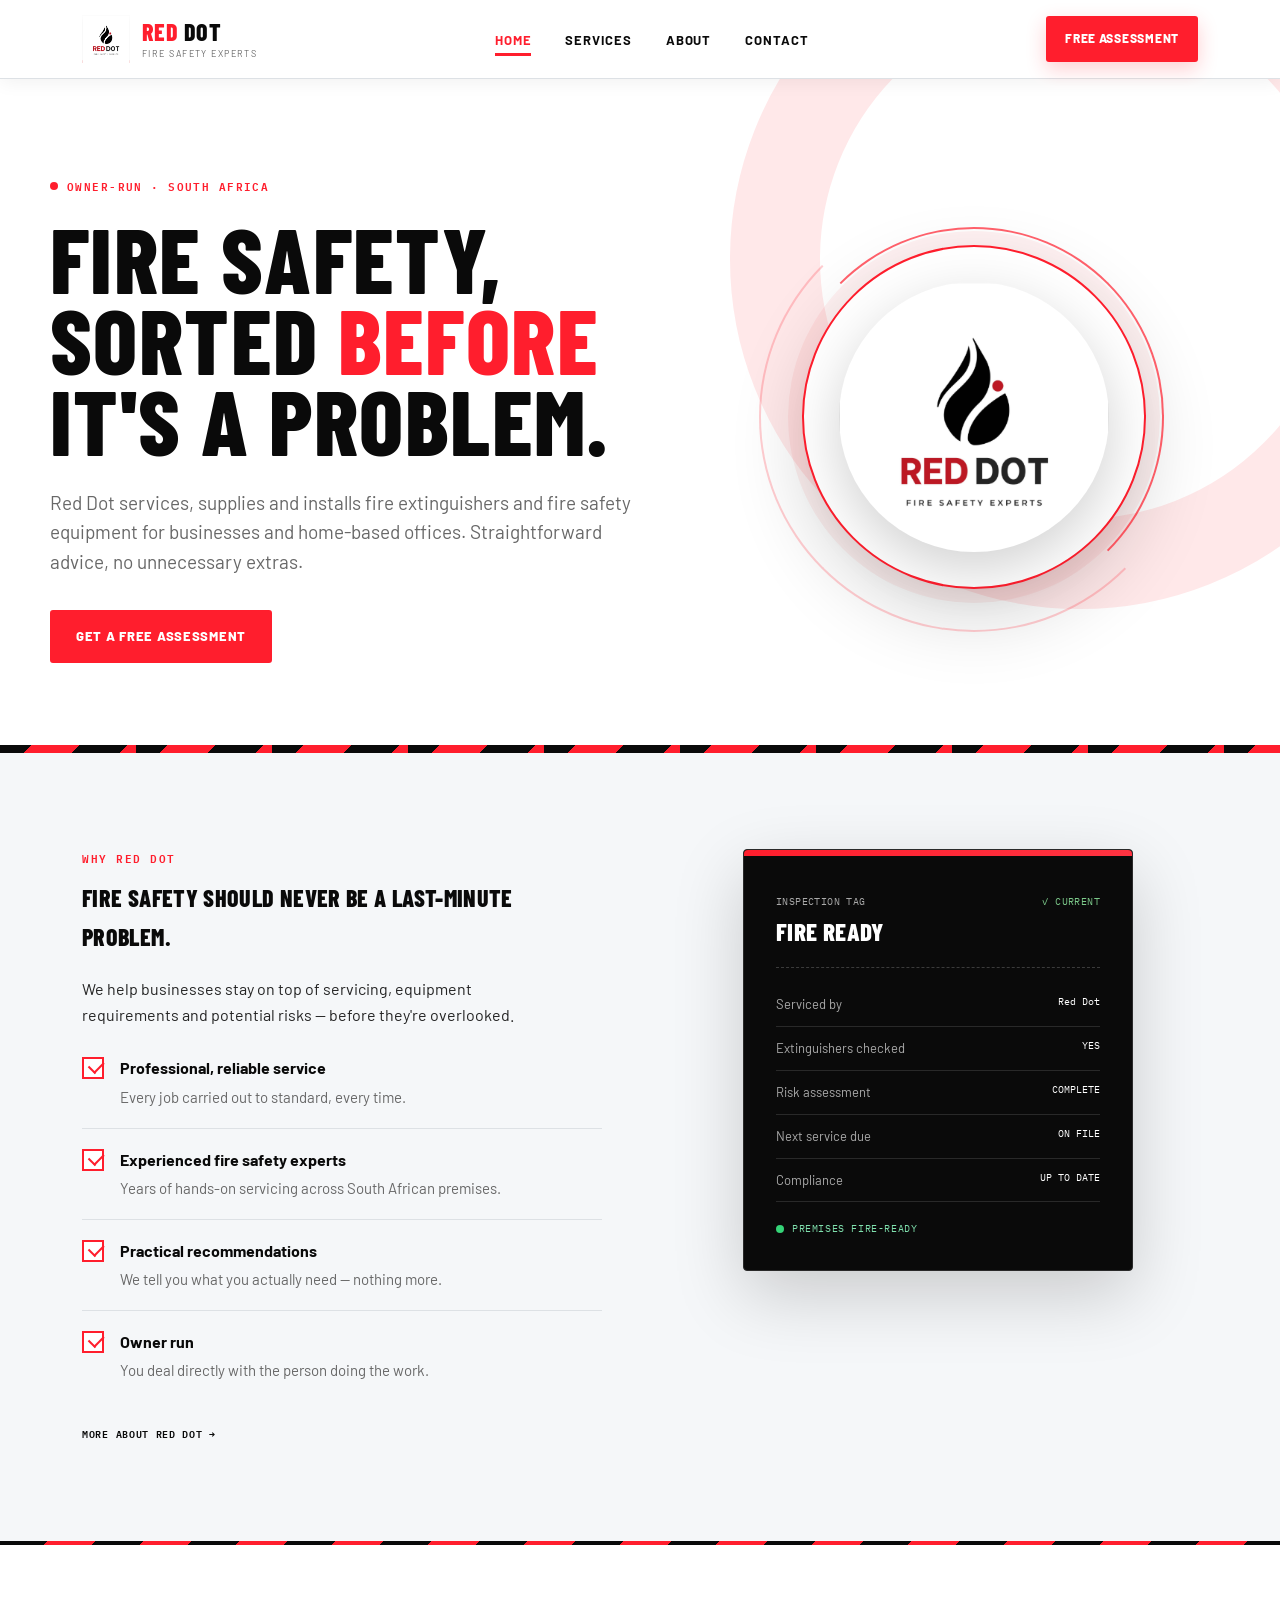
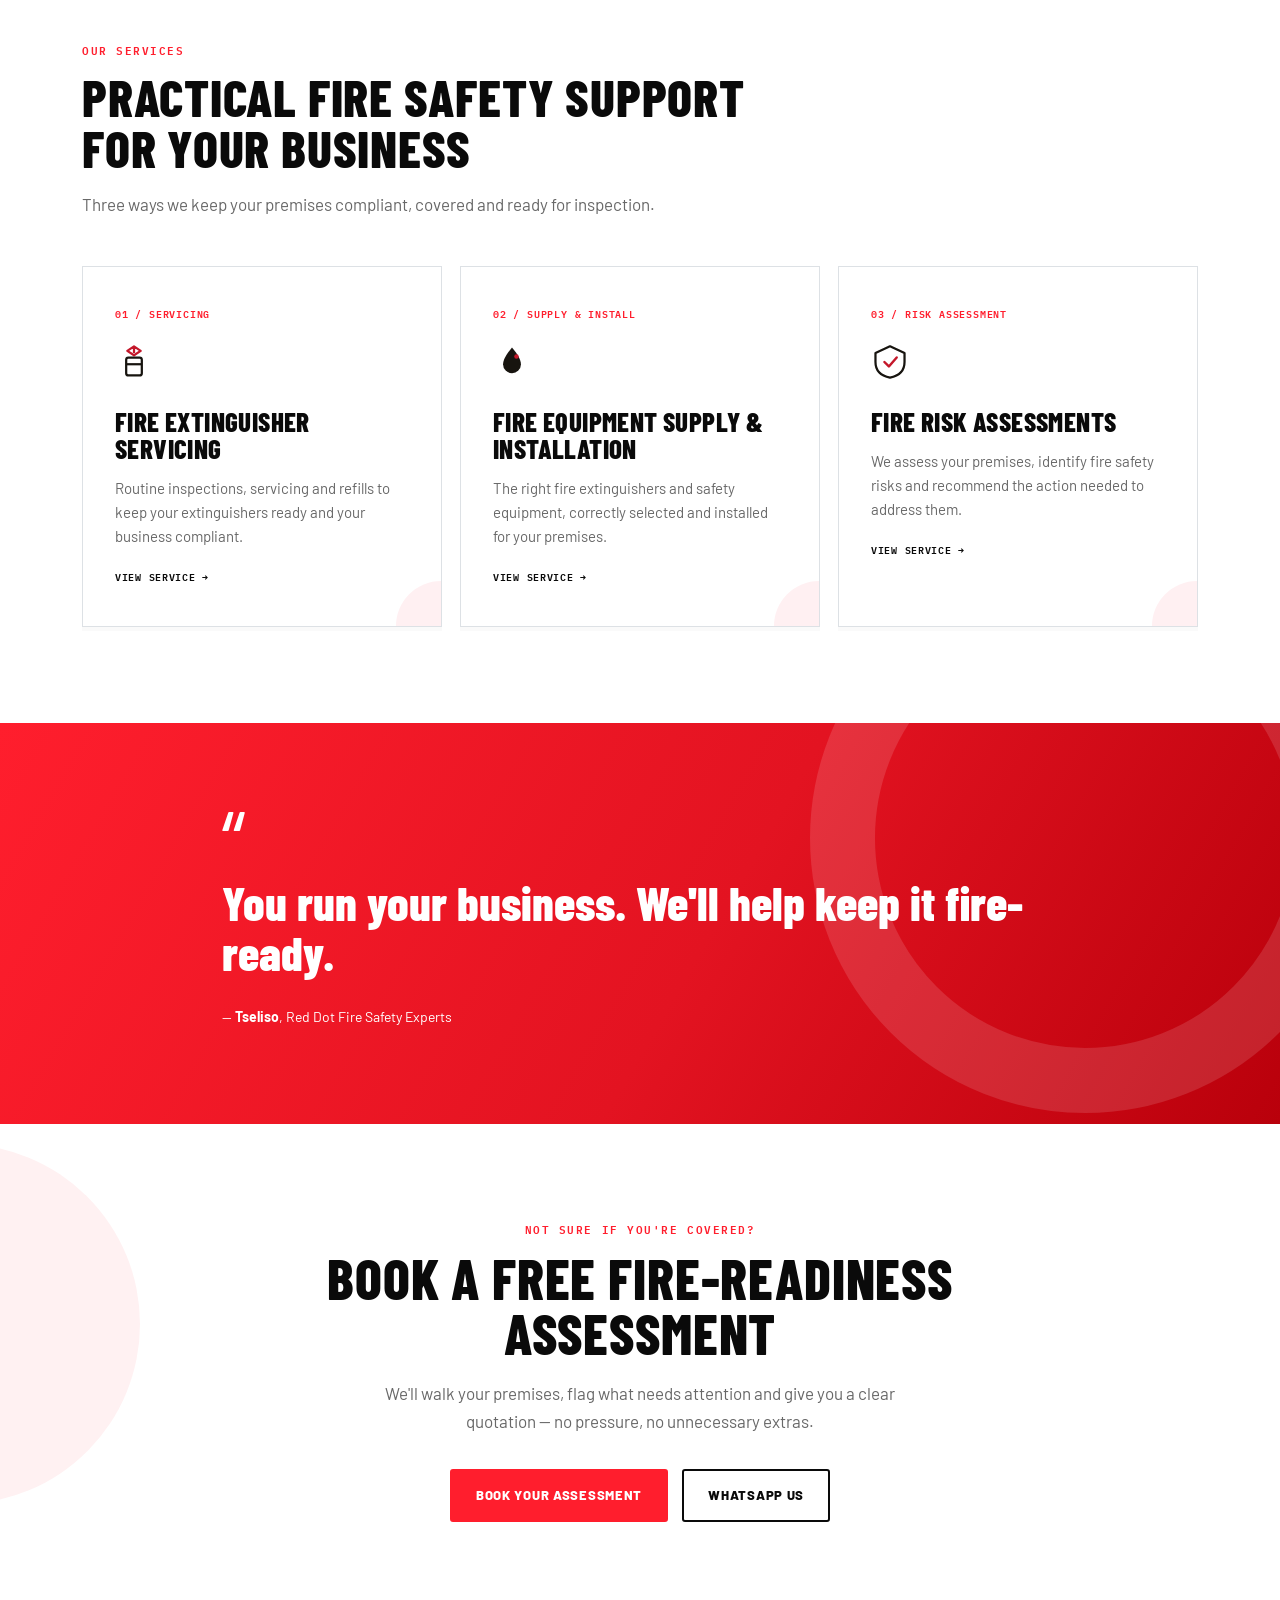
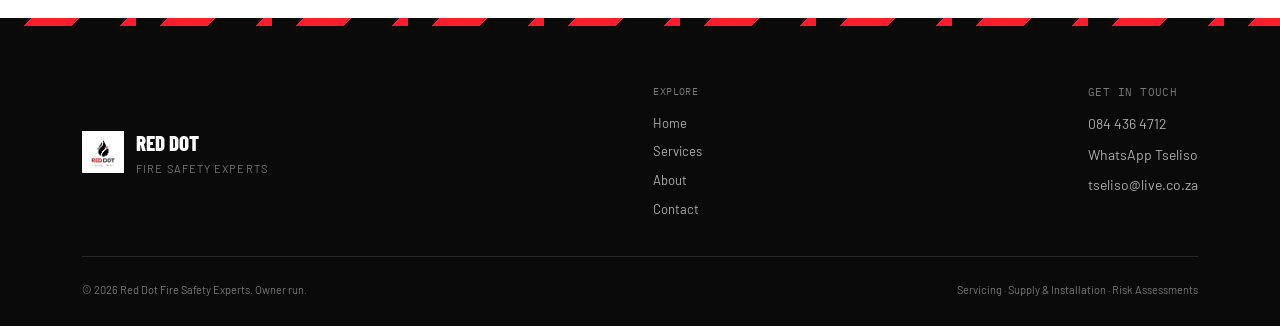
<file: index.html>
<!DOCTYPE html>
<html lang="en">
<head>
<meta charset="UTF-8">
<meta name="viewport" content="width=device-width, initial-scale=1.0">
<title>Red Dot Fire Safety Experts — Keeping businesses fire-ready</title>
<meta name="description" content="Red Dot services, supplies and installs fire extinguishers and fire safety equipment for businesses across South Africa. Owner-run, no unnecessary extras.">
<link rel="preconnect" href="https://fonts.googleapis.com">
<link rel="preconnect" href="https://fonts.gstatic.com" crossorigin>
<link href="https://fonts.googleapis.com/css2?family=Barlow+Condensed:wght@600;700;800&family=Barlow:wght@400;500;600&family=IBM+Plex+Mono:wght@500;600&display=swap" rel="stylesheet">
<link rel="stylesheet" href="assets/style.css?v=20260930-2">
</head>
<body>
<header>
  <div class="wrap nav-row">
    <a href="index.html" class="brand">
      <img src="assets/logo.png" alt="Red Dot Fire Safety Experts logo">
      <div class="brand-name">
        <span class="lockup"><span class="red">Red</span> <span class="ink">Dot</span></span>
        <span class="tag">Fire Safety Experts</span>
      </div>
    </a>
    <nav class="desktop-nav">
      <ul>
        <li><a href="index.html" class="active">Home</a></li>
        <li><a href="services/index.html">Services</a></li>
        <li><a href="about.html">About</a></li>
        <li><a href="contact.html">Contact</a></li>
      </ul>
    </nav>
    <a href="contact.html" class="nav-cta desktop-only">Free assessment</a>
    <button class="nav-toggle" id="navToggle" aria-label="Open menu">
      <span></span><span></span><span></span>
    </button>
  </div>
</header>

<div class="mobile-panel" id="mobilePanel">
  <div class="close-row"><button class="close-btn" id="navClose" aria-label="Close menu">&times;</button></div>
  <ul>
    <li><a href="index.html" class="active">Home</a></li>
    <li><a href="services/index.html">Services</a></li>
    <li><a href="about.html">About</a></li>
    <li><a href="contact.html">Contact</a></li>
  </ul>
  <a href="contact.html" class="btn btn-primary mp-cta">Free assessment</a>
</div>
<main>

<section class="hero" style="padding:0;">
  <div class="wrap hero-inner">
    <div>
      <span class="eyebrow"><span class="dot-mark"></span>Owner-run &middot; South Africa</span>
      <h1>Fire safety,<br>sorted <span class="accent">before</span><br>it's a problem.</h1>
      <p class="lead">Red Dot services, supplies and installs fire extinguishers and fire safety equipment for businesses and home-based offices. Straightforward advice, no unnecessary extras.</p>
      <div class="btn-row">
        <a href="contact.html" class="btn btn-primary">Get a free assessment</a>
        <a href="https://wa.me/27844364712" class="btn btn-ghost-dark" target="_blank" rel="noopener">WhatsApp Tseliso</a>
      </div>
    </div>
    <div class="flame-stage">
      <div class="logo-orbit orbit-one"></div>
      <div class="logo-orbit orbit-two"></div>
      <img class="hero-logo" src="assets/logo.png" alt="Red Dot Fire Safety Experts">
    </div>
  </div>
  <div class="hazard"></div>
</section>

<section class="why" id="why">
  <div class="wrap why-grid">
    <div class="reveal">
      <span class="kicker">Why Red Dot</span>
      <h2 class="section-head" style="margin-bottom:20px;">Fire safety should never be a last-minute problem.</h2>
      <p style="font-size:16px; color:var(--ash); max-width:440px; margin-bottom:8px;">We help businesses stay on top of servicing, equipment requirements and potential risks &mdash; before they're overlooked.</p>
      <ul class="checklist" style="margin-top:28px;">
        <li><div class="box"></div><div><strong>Professional, reliable service</strong><span>Every job carried out to standard, every time.</span></div></li>
        <li><div class="box"></div><div><strong>Experienced fire safety experts</strong><span>Years of hands-on servicing across South African premises.</span></div></li>
        <li><div class="box"></div><div><strong>Practical recommendations</strong><span>We tell you what you actually need &mdash; nothing more.</span></div></li>
        <li><div class="box"></div><div><strong>Owner run</strong><span>You deal directly with the person doing the work.</span></div></li>
      </ul>
      <a href="about.html" class="svc-more" style="margin-top:24px;">More about Red Dot &rarr;</a>
    </div>
    <div class="reveal" style="display:flex; justify-content:center;">
      <div class="tag-card">
        <div class="tag-head">
          <div><span class="mono">INSPECTION TAG</span><h3>Fire Ready</h3></div>
          <span class="mono" style="color:#7CC98A;">&#10003; CURRENT</span>
        </div>
        <div class="tag-rows">
          <div><span>Serviced by</span><span>Red Dot</span></div>
          <div><span>Extinguishers checked</span><span>YES</span></div>
          <div><span>Risk assessment</span><span>COMPLETE</span></div>
          <div><span>Next service due</span><span>ON FILE</span></div>
          <div><span>Compliance</span><span>UP TO DATE</span></div>
        </div>
        <div class="tag-status"><span class="pip"></span>PREMISES FIRE-READY</div>
      </div>
    </div>
  </div>
</section>

<div class="hazard thin"></div>

<section class="services" id="services">
  <div class="wrap">
    <div class="section-head reveal">
      <span class="kicker">Our services</span>
      <h2>Practical fire safety support for your business</h2>
      <p>Three ways we keep your premises compliant, covered and ready for inspection.</p>
    </div>
    <div class="svc-grid reveal">
      <a href="services/servicing.html" class="svc-card">
        <span class="svc-num">01 / SERVICING</span>
        <svg class="svc-icon" viewBox="0 0 34 34" fill="none"><path d="M17 3v6M17 3l6 4-6 4-6-4 6-4Z" stroke="#C4172A" stroke-width="2" stroke-linejoin="round"/><rect x="10" y="13" width="14" height="16" rx="2" stroke="#17140F" stroke-width="2"/><path d="M10 19h14" stroke="#17140F" stroke-width="2"/></svg>
        <h3>Fire extinguisher servicing</h3>
        <p>Routine inspections, servicing and refills to keep your extinguishers ready and your business compliant.</p>
        <span class="svc-more">View service &rarr;</span>
      </a>
      <a href="services/supply-install.html" class="svc-card">
        <span class="svc-num">02 / SUPPLY &amp; INSTALL</span>
        <svg class="svc-icon" viewBox="0 0 34 34" fill="none"><path d="M17 4C12 10 9 15 9 19a8 8 0 0 0 16 0c0-4-3-9-8-15Z" fill="#17140F"/><circle cx="21" cy="12" r="2" fill="#C4172A"/></svg>
        <h3>Fire equipment supply &amp; installation</h3>
        <p>The right fire extinguishers and safety equipment, correctly selected and installed for your premises.</p>
        <span class="svc-more">View service &rarr;</span>
      </a>
      <a href="services/risk-assessment.html" class="svc-card">
        <span class="svc-num">03 / RISK ASSESSMENT</span>
        <svg class="svc-icon" viewBox="0 0 34 34" fill="none"><path d="M17 3 30 9v8c0 8-5.5 12.5-13 14C9.5 29.5 4 25 4 17V9l13-6Z" stroke="#17140F" stroke-width="2" stroke-linejoin="round"/><path d="M12 17l4 4 7-8" stroke="#C4172A" stroke-width="2.2" stroke-linecap="round" stroke-linejoin="round"/></svg>
        <h3>Fire risk assessments</h3>
        <p>We assess your premises, identify fire safety risks and recommend the action needed to address them.</p>
        <span class="svc-more">View service &rarr;</span>
      </a>
    </div>
  </div>
</section>

<section class="quote-band reveal">
  <div class="wrap">
    <span class="quote-mark">&ldquo;</span>
    <blockquote>You run your business. We'll help keep it fire-ready.</blockquote>
    <p class="quote-cite">&mdash; <strong>Tseliso</strong>, Red Dot Fire Safety Experts</p>
  </div>
</section>

<section class="cta">
  <div class="wrap">
    <div class="cta-inner reveal">
      <span class="kicker">Not sure if you're covered?</span>
      <h2>Book a free fire-readiness assessment</h2>
      <p>We'll walk your premises, flag what needs attention and give you a clear quotation &mdash; no pressure, no unnecessary extras.</p>
      <div class="btn-row">
        <a href="contact.html" class="btn btn-primary">Book your assessment</a>
        <a href="https://wa.me/27844364712" class="btn btn-ghost-light" target="_blank" rel="noopener">WhatsApp us</a>
      </div>
    </div>
  </div>
</section>

</main>

<div class="hazard"></div>

<footer>
  <div class="wrap">
    <div class="foot-grid">
      <div class="foot-brand">
        <img src="assets/logo.png" alt="Red Dot logo">
        <div>
          <div class="foot-brand-name">Red Dot</div>
          <div style="font-size:11px; letter-spacing:0.1em; text-transform:uppercase; color:#777777;">Fire Safety Experts</div>
        </div>
      </div>
      <div class="foot-links">
        <span class="mono">Explore</span>
        <a href="index.html">Home</a>
        <a href="services/index.html">Services</a>
        <a href="about.html">About</a>
        <a href="contact.html">Contact</a>
      </div>
      <div class="foot-contact">
        <span class="mono" style="color:#777777; font-size:11px; text-transform:uppercase; margin-bottom:4px;">Get in touch</span>
        <a href="tel:+27844364712">084 436 4712</a>
        <a href="https://wa.me/27844364712" target="_blank" rel="noopener">WhatsApp Tseliso</a>
        <a href="mailto:tseliso@live.co.za">tseliso@live.co.za</a>
      </div>
    </div>
    <div class="foot-bottom">
      <span>&copy; 2026 Red Dot Fire Safety Experts. Owner run.</span>
      <span>Servicing &middot; Supply &amp; Installation &middot; Risk Assessments</span>
    </div>
  </div>
</footer>

<script src="assets/site.js?v=20260930-2"></script>
</body>
</html>
</file>
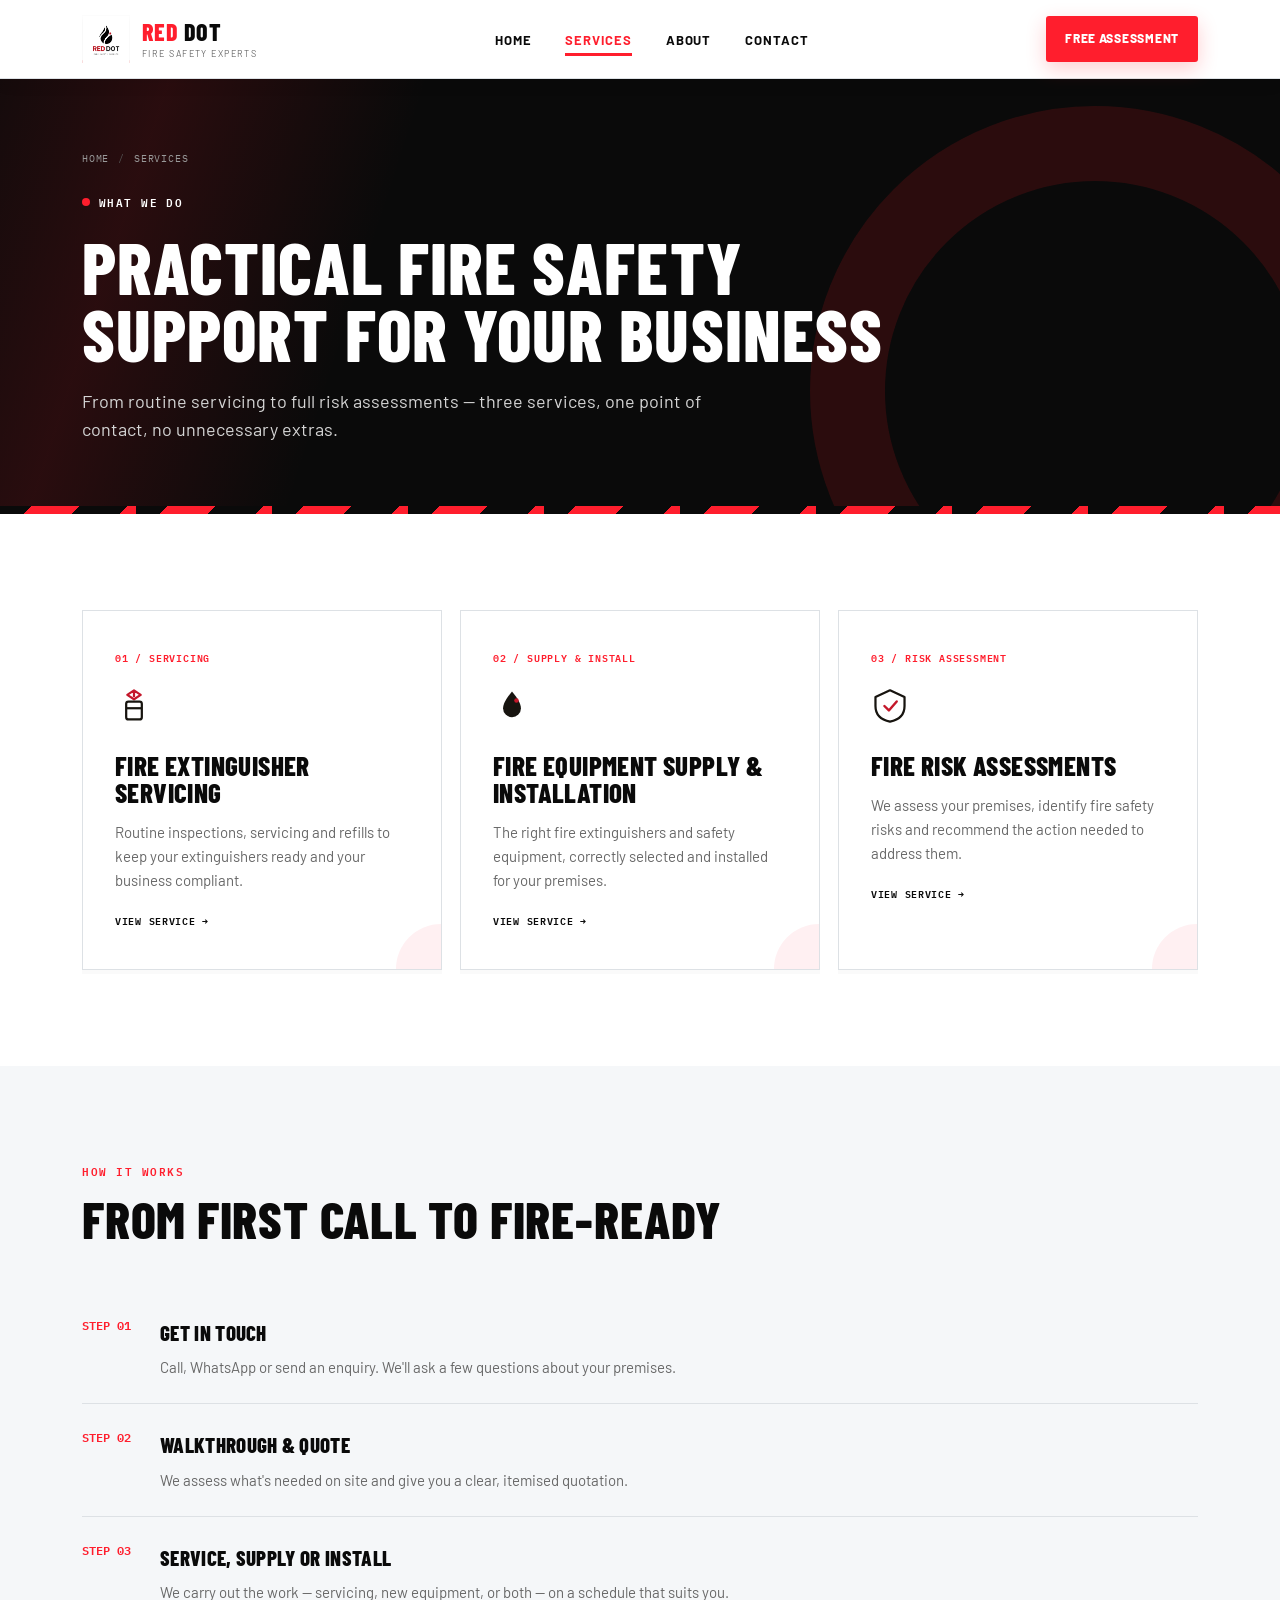
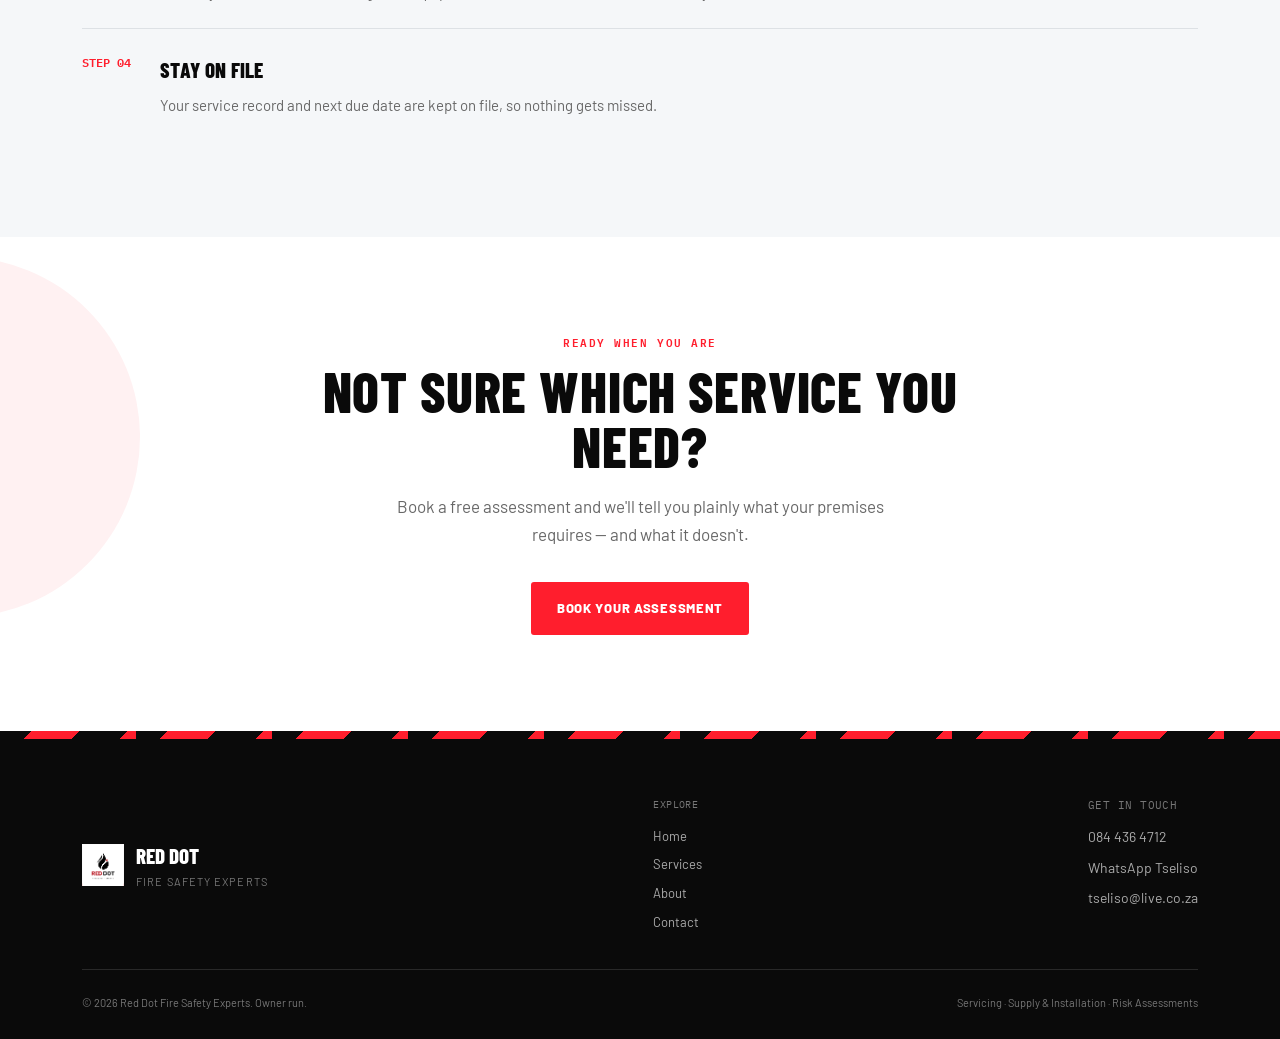
<file: services/index.html>
<!DOCTYPE html>
<html lang="en">
<head>
<meta charset="UTF-8">
<meta name="viewport" content="width=device-width, initial-scale=1.0">
<title>Services — Red Dot Fire Safety Experts</title>
<meta name="description" content="Fire extinguisher servicing, equipment supply and installation, and fire risk assessments for businesses across South Africa.">
<link rel="preconnect" href="https://fonts.googleapis.com">
<link rel="preconnect" href="https://fonts.gstatic.com" crossorigin>
<link href="https://fonts.googleapis.com/css2?family=Barlow+Condensed:wght@600;700;800&family=Barlow:wght@400;500;600&family=IBM+Plex+Mono:wght@500;600&display=swap" rel="stylesheet">
<link rel="stylesheet" href="../assets/style.css?v=20260930-2">
</head>
<body>
<header>
  <div class="wrap nav-row">
    <a href="../index.html" class="brand">
      <img src="../assets/logo.png" alt="Red Dot Fire Safety Experts logo">
      <div class="brand-name">
        <span class="lockup"><span class="red">Red</span> <span class="ink">Dot</span></span>
        <span class="tag">Fire Safety Experts</span>
      </div>
    </a>
    <nav class="desktop-nav">
      <ul>
        <li><a href="../index.html">Home</a></li>
        <li><a href="../services/index.html" class="active">Services</a></li>
        <li><a href="../about.html">About</a></li>
        <li><a href="../contact.html">Contact</a></li>
      </ul>
    </nav>
    <a href="../contact.html" class="nav-cta desktop-only">Free assessment</a>
    <button class="nav-toggle" id="navToggle" aria-label="Open menu">
      <span></span><span></span><span></span>
    </button>
  </div>
</header>

<div class="mobile-panel" id="mobilePanel">
  <div class="close-row"><button class="close-btn" id="navClose" aria-label="Close menu">&times;</button></div>
  <ul>
    <li><a href="../index.html">Home</a></li>
    <li><a href="../services/index.html" class="active">Services</a></li>
    <li><a href="../about.html">About</a></li>
    <li><a href="../contact.html">Contact</a></li>
  </ul>
  <a href="../contact.html" class="btn btn-primary mp-cta">Free assessment</a>
</div>
<main>

<section class="page-banner">
  <div class="wrap">
    <div class="crumb"><a href="../index.html">Home</a><span class="sep">/</span>Services</div>
    <span class="eyebrow"><span class="dot-mark"></span>What we do</span>
    <h1>Practical fire safety support for your business</h1>
    <p>From routine servicing to full risk assessments &mdash; three services, one point of contact, no unnecessary extras.</p>
  </div>
</section>

<div class="hazard"></div>

<section>
  <div class="wrap">
    <div class="svc-grid reveal">
      <a href="servicing.html" class="svc-card">
        <span class="svc-num">01 / SERVICING</span>
        <svg class="svc-icon" viewBox="0 0 34 34" fill="none"><path d="M17 3v6M17 3l6 4-6 4-6-4 6-4Z" stroke="#C4172A" stroke-width="2" stroke-linejoin="round"/><rect x="10" y="13" width="14" height="16" rx="2" stroke="#17140F" stroke-width="2"/><path d="M10 19h14" stroke="#17140F" stroke-width="2"/></svg>
        <h3>Fire extinguisher servicing</h3>
        <p>Routine inspections, servicing and refills to keep your extinguishers ready and your business compliant.</p>
        <span class="svc-more">View service &rarr;</span>
      </a>
      <a href="supply-install.html" class="svc-card">
        <span class="svc-num">02 / SUPPLY &amp; INSTALL</span>
        <svg class="svc-icon" viewBox="0 0 34 34" fill="none"><path d="M17 4C12 10 9 15 9 19a8 8 0 0 0 16 0c0-4-3-9-8-15Z" fill="#17140F"/><circle cx="21" cy="12" r="2" fill="#C4172A"/></svg>
        <h3>Fire equipment supply &amp; installation</h3>
        <p>The right fire extinguishers and safety equipment, correctly selected and installed for your premises.</p>
        <span class="svc-more">View service &rarr;</span>
      </a>
      <a href="risk-assessment.html" class="svc-card">
        <span class="svc-num">03 / RISK ASSESSMENT</span>
        <svg class="svc-icon" viewBox="0 0 34 34" fill="none"><path d="M17 3 30 9v8c0 8-5.5 12.5-13 14C9.5 29.5 4 25 4 17V9l13-6Z" stroke="#17140F" stroke-width="2" stroke-linejoin="round"/><path d="M12 17l4 4 7-8" stroke="#C4172A" stroke-width="2.2" stroke-linecap="round" stroke-linejoin="round"/></svg>
        <h3>Fire risk assessments</h3>
        <p>We assess your premises, identify fire safety risks and recommend the action needed to address them.</p>
        <span class="svc-more">View service &rarr;</span>
      </a>
    </div>
  </div>
</section>

<section class="why">
  <div class="wrap">
    <div class="section-head reveal">
      <span class="kicker">How it works</span>
      <h2>From first call to fire-ready</h2>
    </div>
    <ul class="process reveal">
      <li><span class="step-num">STEP 01</span><div><h3>Get in touch</h3><p>Call, WhatsApp or send an enquiry. We'll ask a few questions about your premises.</p></div></li>
      <li><span class="step-num">STEP 02</span><div><h3>Walkthrough &amp; quote</h3><p>We assess what's needed on site and give you a clear, itemised quotation.</p></div></li>
      <li><span class="step-num">STEP 03</span><div><h3>Service, supply or install</h3><p>We carry out the work &mdash; servicing, new equipment, or both &mdash; on a schedule that suits you.</p></div></li>
      <li><span class="step-num">STEP 04</span><div><h3>Stay on file</h3><p>Your service record and next due date are kept on file, so nothing gets missed.</p></div></li>
    </ul>
  </div>
</section>

<section class="cta">
  <div class="wrap">
    <div class="cta-inner reveal">
      <span class="kicker">Ready when you are</span>
      <h2>Not sure which service you need?</h2>
      <p>Book a free assessment and we'll tell you plainly what your premises requires &mdash; and what it doesn't.</p>
      <div class="btn-row">
        <a href="../contact.html" class="btn btn-primary">Book your assessment</a>
      </div>
    </div>
  </div>
</section>

</main>

<div class="hazard"></div>

<footer>
  <div class="wrap">
    <div class="foot-grid">
      <div class="foot-brand">
        <img src="../assets/logo.png" alt="Red Dot logo">
        <div>
          <div class="foot-brand-name">Red Dot</div>
          <div style="font-size:11px; letter-spacing:0.1em; text-transform:uppercase; color:#777777;">Fire Safety Experts</div>
        </div>
      </div>
      <div class="foot-links">
        <span class="mono">Explore</span>
        <a href="../index.html">Home</a>
        <a href="../services/index.html">Services</a>
        <a href="../about.html">About</a>
        <a href="../contact.html">Contact</a>
      </div>
      <div class="foot-contact">
        <span class="mono" style="color:#777777; font-size:11px; text-transform:uppercase; margin-bottom:4px;">Get in touch</span>
        <a href="tel:+27844364712">084 436 4712</a>
        <a href="https://wa.me/27844364712" target="_blank" rel="noopener">WhatsApp Tseliso</a>
        <a href="mailto:tseliso@live.co.za">tseliso@live.co.za</a>
      </div>
    </div>
    <div class="foot-bottom">
      <span>&copy; 2026 Red Dot Fire Safety Experts. Owner run.</span>
      <span>Servicing &middot; Supply &amp; Installation &middot; Risk Assessments</span>
    </div>
  </div>
</footer>

<script src="../assets/site.js?v=20260930-2"></script>
</body>
</html>
</file>
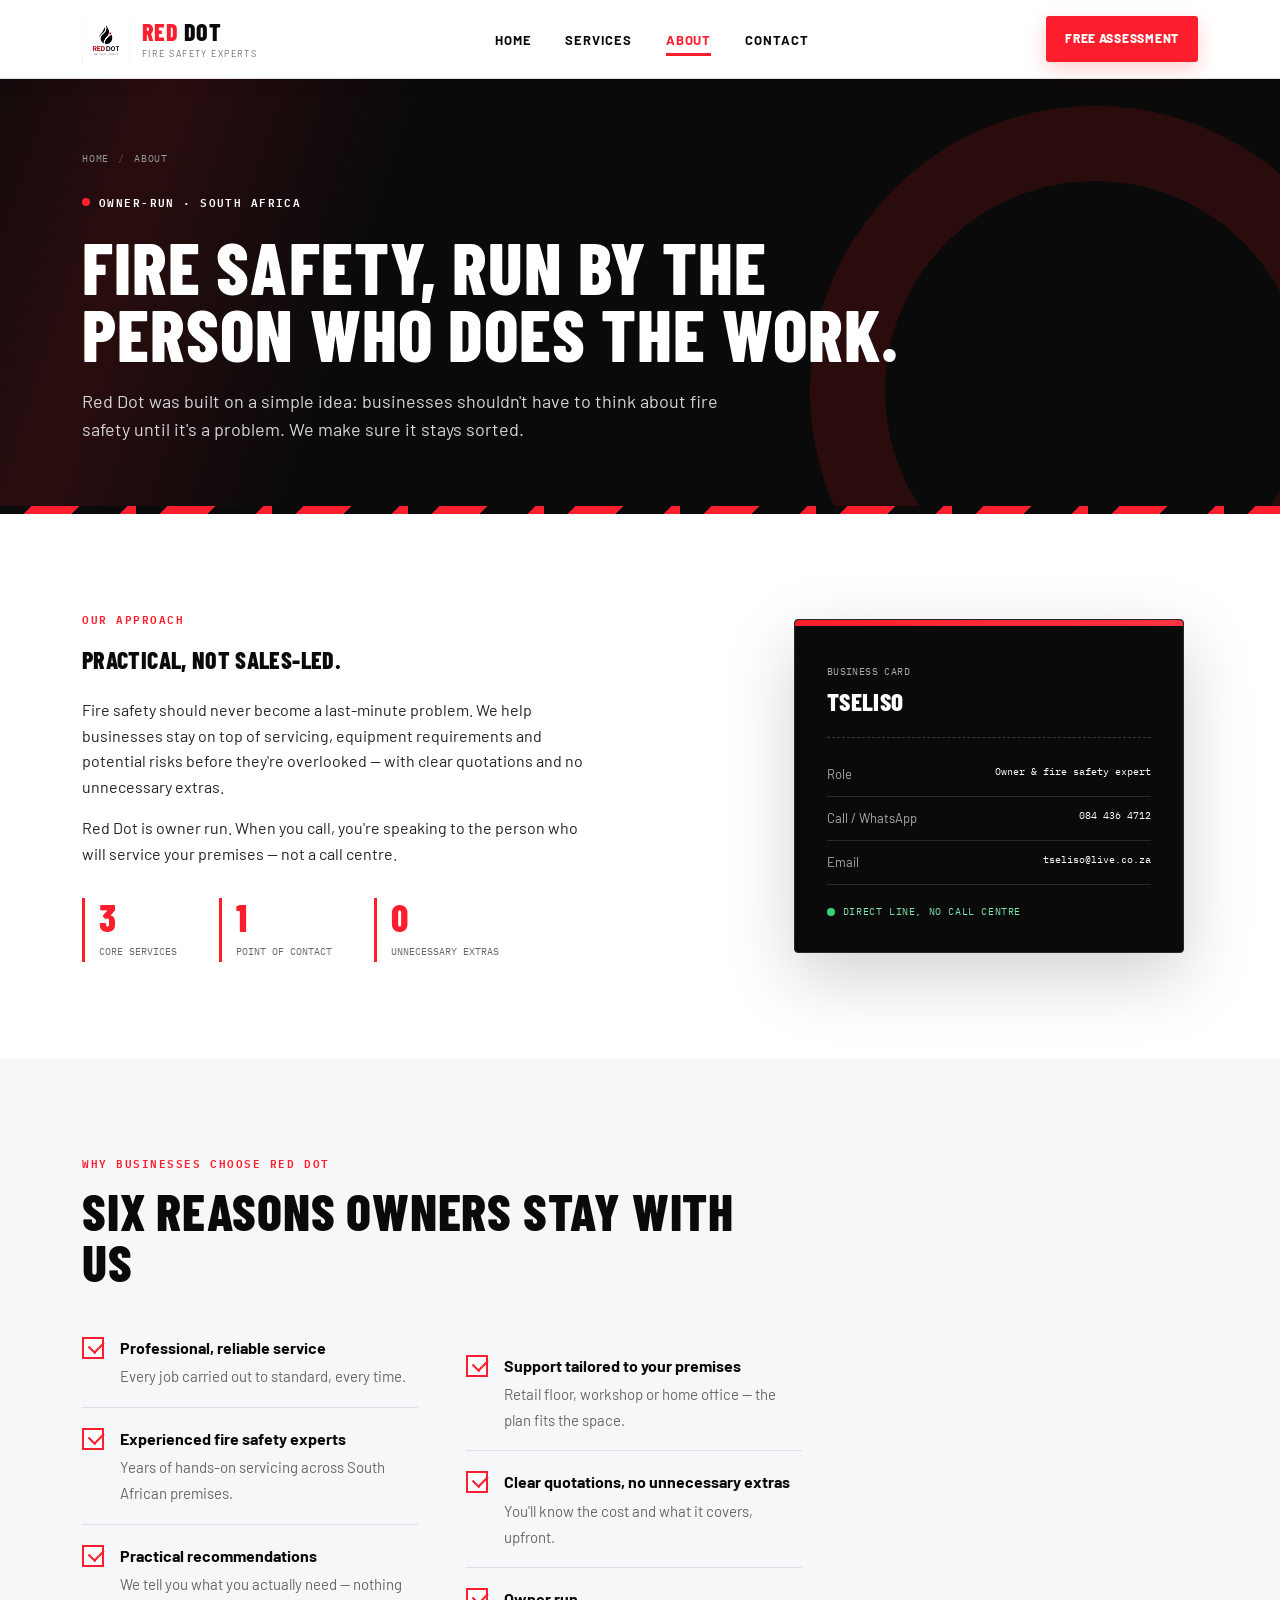
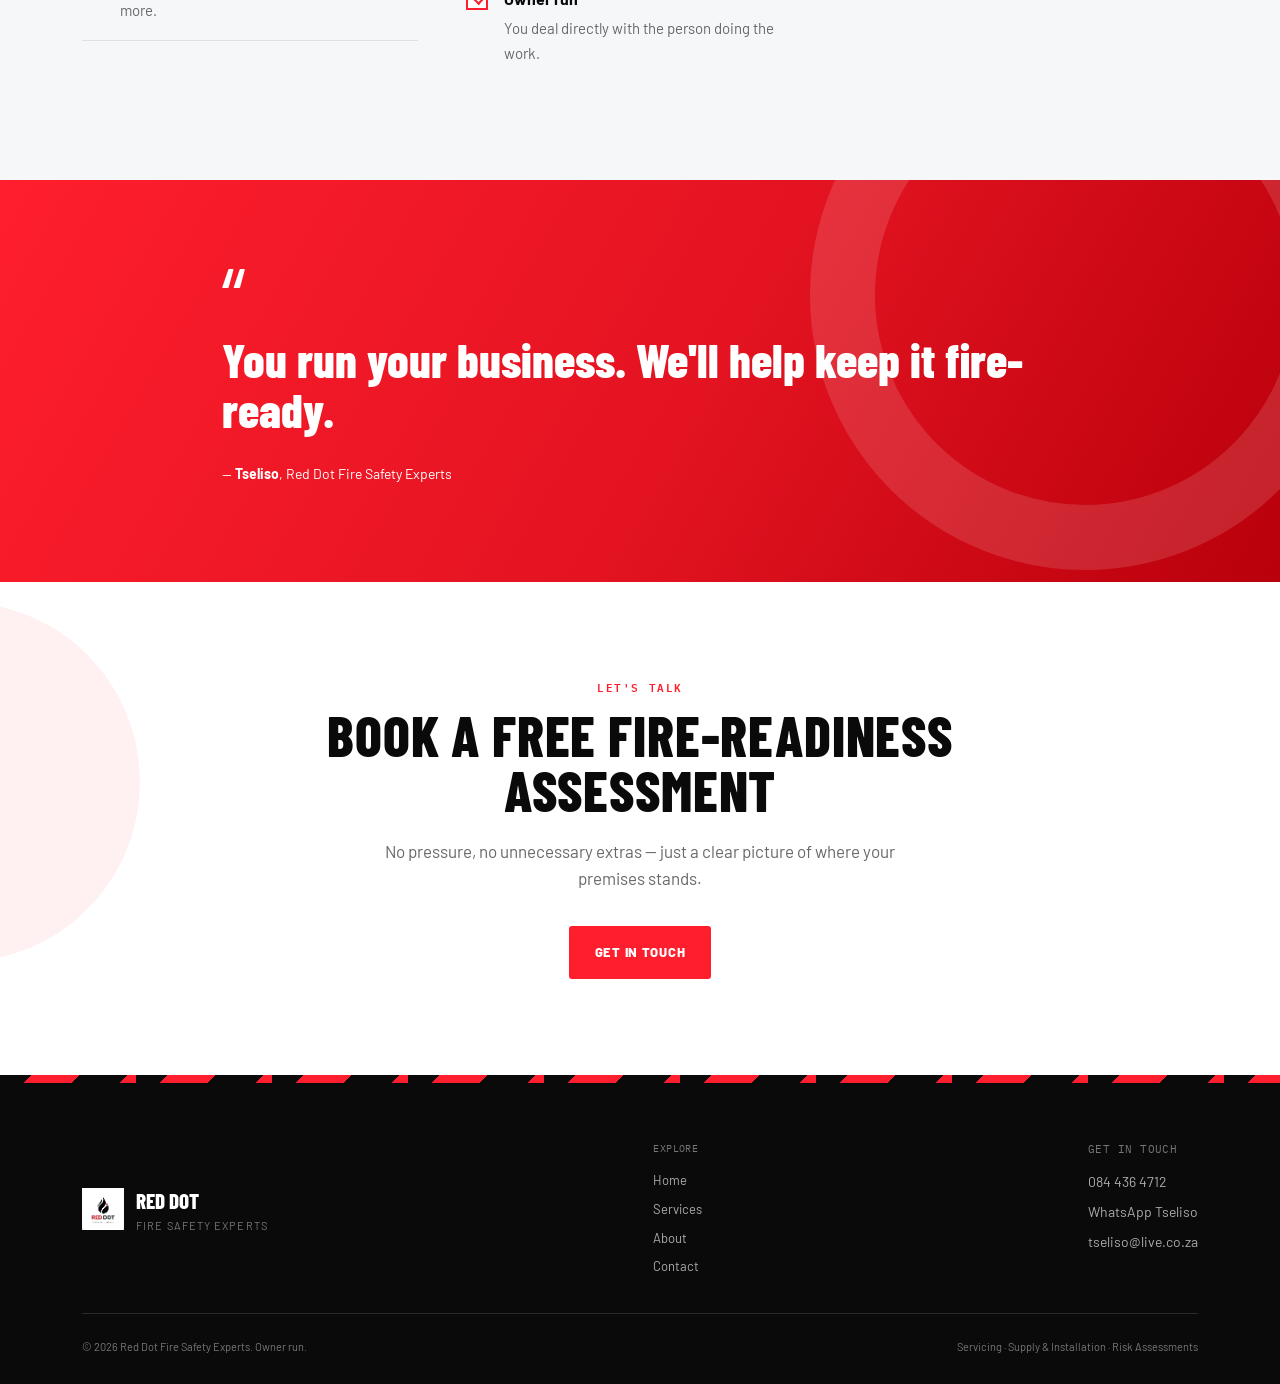
<file: about.html>
<!DOCTYPE html>
<html lang="en">
<head>
<meta charset="UTF-8">
<meta name="viewport" content="width=device-width, initial-scale=1.0">
<title>About — Red Dot Fire Safety Experts</title>
<meta name="description" content="Red Dot is an owner-run fire safety business keeping South African premises compliant, covered and fire-ready.">
<link rel="preconnect" href="https://fonts.googleapis.com">
<link rel="preconnect" href="https://fonts.gstatic.com" crossorigin>
<link href="https://fonts.googleapis.com/css2?family=Barlow+Condensed:wght@600;700;800&family=Barlow:wght@400;500;600&family=IBM+Plex+Mono:wght@500;600&display=swap" rel="stylesheet">
<link rel="stylesheet" href="assets/style.css?v=20260930-2">
</head>
<body>
<header>
  <div class="wrap nav-row">
    <a href="index.html" class="brand">
      <img src="assets/logo.png" alt="Red Dot Fire Safety Experts logo">
      <div class="brand-name">
        <span class="lockup"><span class="red">Red</span> <span class="ink">Dot</span></span>
        <span class="tag">Fire Safety Experts</span>
      </div>
    </a>
    <nav class="desktop-nav">
      <ul>
        <li><a href="index.html">Home</a></li>
        <li><a href="services/index.html">Services</a></li>
        <li><a href="about.html" class="active">About</a></li>
        <li><a href="contact.html">Contact</a></li>
      </ul>
    </nav>
    <a href="contact.html" class="nav-cta desktop-only">Free assessment</a>
    <button class="nav-toggle" id="navToggle" aria-label="Open menu">
      <span></span><span></span><span></span>
    </button>
  </div>
</header>

<div class="mobile-panel" id="mobilePanel">
  <div class="close-row"><button class="close-btn" id="navClose" aria-label="Close menu">&times;</button></div>
  <ul>
    <li><a href="index.html">Home</a></li>
    <li><a href="services/index.html">Services</a></li>
    <li><a href="about.html" class="active">About</a></li>
    <li><a href="contact.html">Contact</a></li>
  </ul>
  <a href="contact.html" class="btn btn-primary mp-cta">Free assessment</a>
</div>
<main>

<section class="page-banner">
  <div class="wrap">
    <div class="crumb"><a href="index.html">Home</a><span class="sep">/</span>About</div>
    <span class="eyebrow"><span class="dot-mark"></span>Owner-run &middot; South Africa</span>
    <h1>Fire safety, run by the person who does the work.</h1>
    <p>Red Dot was built on a simple idea: businesses shouldn't have to think about fire safety until it's a problem. We make sure it stays sorted.</p>
  </div>
</section>

<div class="hazard"></div>

<section>
  <div class="wrap about-hero-grid">
    <div class="reveal">
      <span class="kicker">Our approach</span>
      <h2 class="section-head" style="margin-bottom:18px;">Practical, not sales-led.</h2>
      <p style="font-size:16px; max-width:520px; margin-bottom:16px;">Fire safety should never become a last-minute problem. We help businesses stay on top of servicing, equipment requirements and potential risks before they're overlooked &mdash; with clear quotations and no unnecessary extras.</p>
      <p style="font-size:16px; max-width:520px;">Red Dot is owner run. When you call, you're speaking to the person who will service your premises &mdash; not a call centre.</p>
      <div class="stat-row">
        <div class="stat"><span class="num">3</span><span class="lbl">Core services</span></div>
        <div class="stat"><span class="num">1</span><span class="lbl">Point of contact</span></div>
        <div class="stat"><span class="num">0</span><span class="lbl">Unnecessary extras</span></div>
      </div>
    </div>
    <div class="reveal" style="display:flex; justify-content:center;">
      <div class="tag-card">
        <div class="tag-head">
          <div><span class="mono">BUSINESS CARD</span><h3>Tseliso</h3></div>
        </div>
        <div class="tag-rows">
          <div><span>Role</span><span>Owner &amp; fire safety expert</span></div>
          <div><span>Call / WhatsApp</span><span>084 436 4712</span></div>
          <div><span>Email</span><span>tseliso@live.co.za</span></div>
        </div>
        <div class="tag-status"><span class="pip"></span>DIRECT LINE, NO CALL CENTRE</div>
      </div>
    </div>
  </div>
</section>

<section class="why">
  <div class="wrap">
    <div class="section-head reveal">
      <span class="kicker">Why businesses choose Red Dot</span>
      <h2>Six reasons owners stay with us</h2>
    </div>
    <ul class="checklist reveal" style="max-width:720px; columns:2; column-gap:48px;">
      <li style="break-inside:avoid;"><div class="box"></div><div><strong>Professional, reliable service</strong><span>Every job carried out to standard, every time.</span></div></li>
      <li style="break-inside:avoid;"><div class="box"></div><div><strong>Experienced fire safety experts</strong><span>Years of hands-on servicing across South African premises.</span></div></li>
      <li style="break-inside:avoid;"><div class="box"></div><div><strong>Practical recommendations</strong><span>We tell you what you actually need &mdash; nothing more.</span></div></li>
      <li style="break-inside:avoid;"><div class="box"></div><div><strong>Support tailored to your premises</strong><span>Retail floor, workshop or home office &mdash; the plan fits the space.</span></div></li>
      <li style="break-inside:avoid;"><div class="box"></div><div><strong>Clear quotations, no unnecessary extras</strong><span>You'll know the cost and what it covers, upfront.</span></div></li>
      <li style="break-inside:avoid; border-bottom:none;"><div class="box"></div><div><strong>Owner run</strong><span>You deal directly with the person doing the work.</span></div></li>
    </ul>
  </div>
</section>

<section class="quote-band reveal">
  <div class="wrap">
    <span class="quote-mark">&ldquo;</span>
    <blockquote>You run your business. We'll help keep it fire-ready.</blockquote>
    <p class="quote-cite">&mdash; <strong>Tseliso</strong>, Red Dot Fire Safety Experts</p>
  </div>
</section>

<section class="cta">
  <div class="wrap">
    <div class="cta-inner reveal">
      <span class="kicker">Let's talk</span>
      <h2>Book a free fire-readiness assessment</h2>
      <p>No pressure, no unnecessary extras &mdash; just a clear picture of where your premises stands.</p>
      <div class="btn-row">
        <a href="contact.html" class="btn btn-primary">Get in touch</a>
      </div>
    </div>
  </div>
</section>

</main>

<div class="hazard"></div>

<footer>
  <div class="wrap">
    <div class="foot-grid">
      <div class="foot-brand">
        <img src="assets/logo.png" alt="Red Dot logo">
        <div>
          <div class="foot-brand-name">Red Dot</div>
          <div style="font-size:11px; letter-spacing:0.1em; text-transform:uppercase; color:#777777;">Fire Safety Experts</div>
        </div>
      </div>
      <div class="foot-links">
        <span class="mono">Explore</span>
        <a href="index.html">Home</a>
        <a href="services/index.html">Services</a>
        <a href="about.html">About</a>
        <a href="contact.html">Contact</a>
      </div>
      <div class="foot-contact">
        <span class="mono" style="color:#777777; font-size:11px; text-transform:uppercase; margin-bottom:4px;">Get in touch</span>
        <a href="tel:+27844364712">084 436 4712</a>
        <a href="https://wa.me/27844364712" target="_blank" rel="noopener">WhatsApp Tseliso</a>
        <a href="mailto:tseliso@live.co.za">tseliso@live.co.za</a>
      </div>
    </div>
    <div class="foot-bottom">
      <span>&copy; 2026 Red Dot Fire Safety Experts. Owner run.</span>
      <span>Servicing &middot; Supply &amp; Installation &middot; Risk Assessments</span>
    </div>
  </div>
</footer>

<script src="assets/site.js?v=20260930-2"></script>
</body>
</html>
</file>
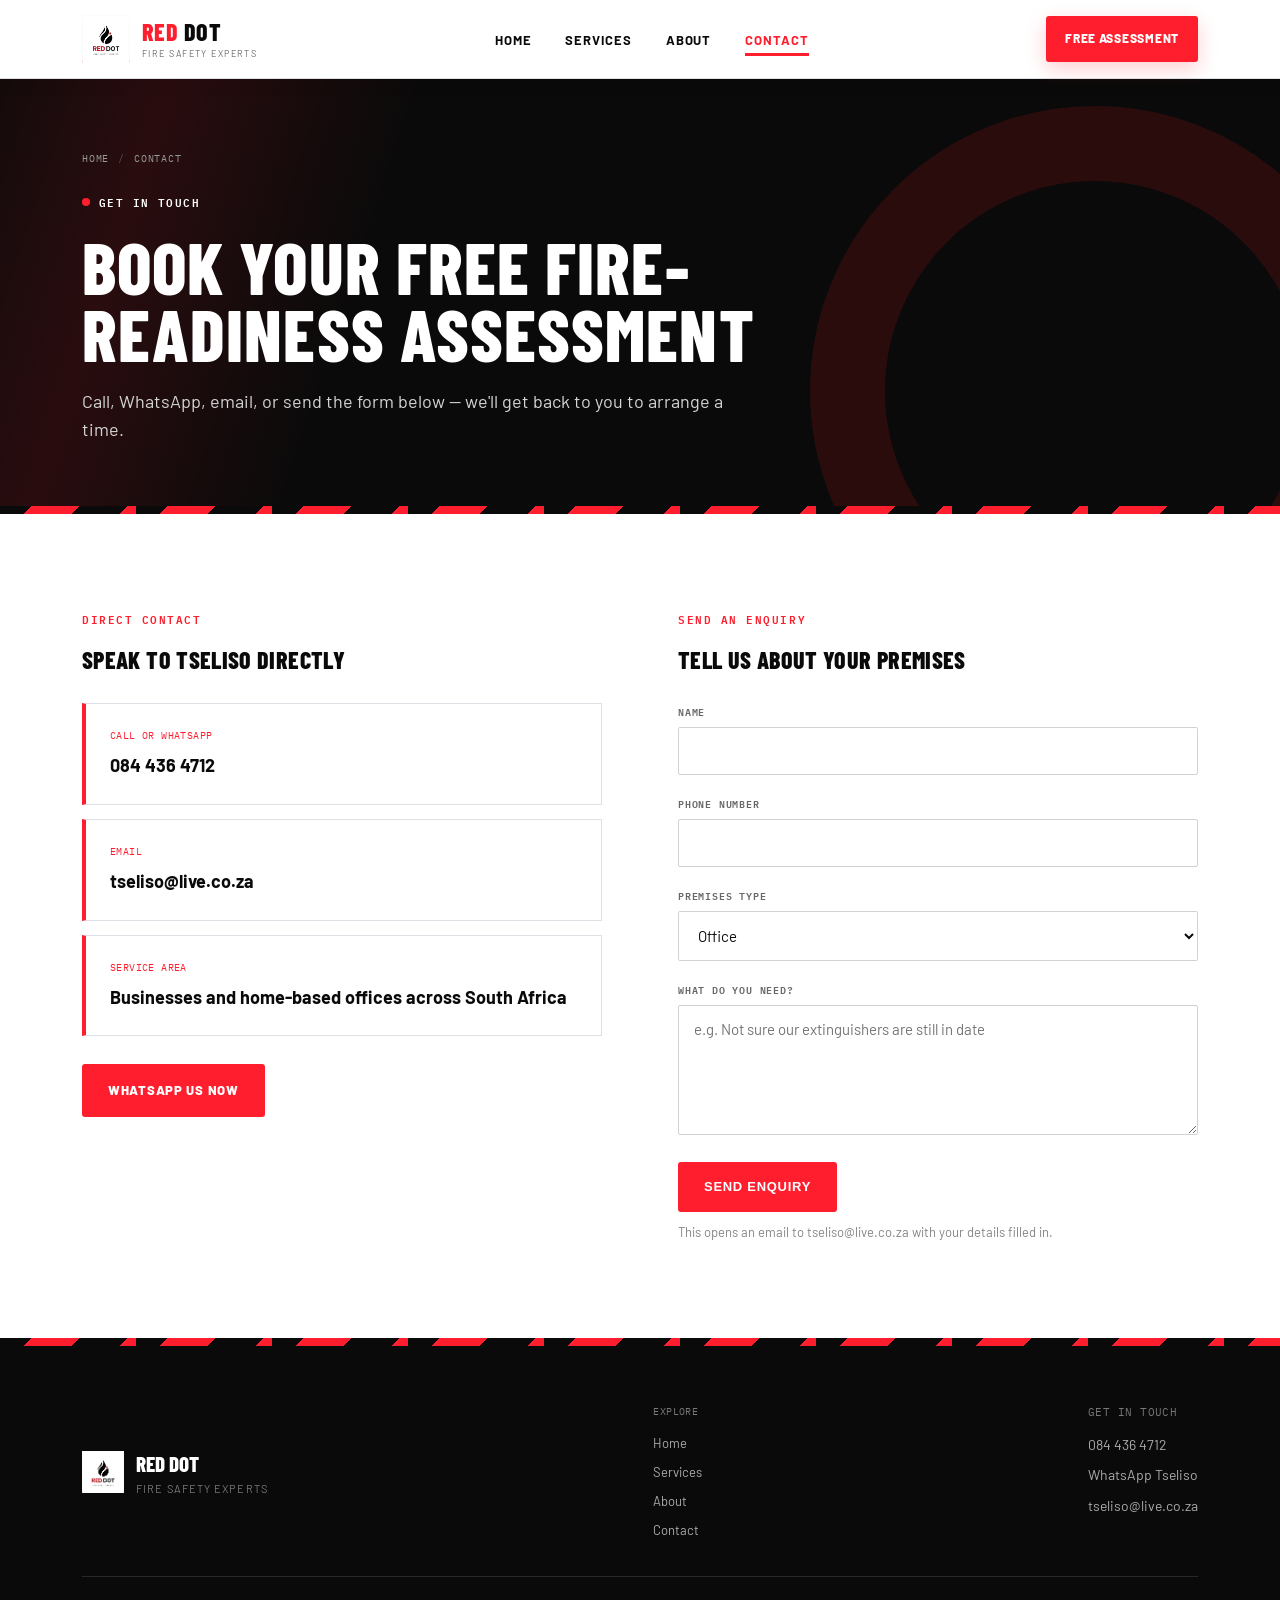
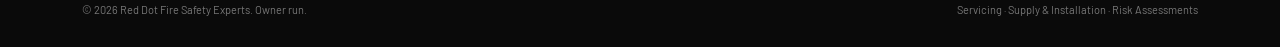
<file: contact.html>
<!DOCTYPE html>
<html lang="en">
<head>
<meta charset="UTF-8">
<meta name="viewport" content="width=device-width, initial-scale=1.0">
<title>Contact — Red Dot Fire Safety Experts</title>
<meta name="description" content="Call, WhatsApp or email Red Dot to book a free fire-readiness assessment for your business.">
<link rel="preconnect" href="https://fonts.googleapis.com">
<link rel="preconnect" href="https://fonts.gstatic.com" crossorigin>
<link href="https://fonts.googleapis.com/css2?family=Barlow+Condensed:wght@600;700;800&family=Barlow:wght@400;500;600&family=IBM+Plex+Mono:wght@500;600&display=swap" rel="stylesheet">
<link rel="stylesheet" href="assets/style.css?v=20260930-2">
</head>
<body>
<header>
  <div class="wrap nav-row">
    <a href="index.html" class="brand">
      <img src="assets/logo.png" alt="Red Dot Fire Safety Experts logo">
      <div class="brand-name">
        <span class="lockup"><span class="red">Red</span> <span class="ink">Dot</span></span>
        <span class="tag">Fire Safety Experts</span>
      </div>
    </a>
    <nav class="desktop-nav">
      <ul>
        <li><a href="index.html">Home</a></li>
        <li><a href="services/index.html">Services</a></li>
        <li><a href="about.html">About</a></li>
        <li><a href="contact.html" class="active">Contact</a></li>
      </ul>
    </nav>
    <a href="contact.html" class="nav-cta desktop-only">Free assessment</a>
    <button class="nav-toggle" id="navToggle" aria-label="Open menu">
      <span></span><span></span><span></span>
    </button>
  </div>
</header>

<div class="mobile-panel" id="mobilePanel">
  <div class="close-row"><button class="close-btn" id="navClose" aria-label="Close menu">&times;</button></div>
  <ul>
    <li><a href="index.html">Home</a></li>
    <li><a href="services/index.html">Services</a></li>
    <li><a href="about.html">About</a></li>
    <li><a href="contact.html" class="active">Contact</a></li>
  </ul>
  <a href="contact.html" class="btn btn-primary mp-cta">Free assessment</a>
</div>
<main>

<section class="page-banner">
  <div class="wrap">
    <div class="crumb"><a href="index.html">Home</a><span class="sep">/</span>Contact</div>
    <span class="eyebrow"><span class="dot-mark"></span>Get in touch</span>
    <h1>Book your free fire-readiness assessment</h1>
    <p>Call, WhatsApp, email, or send the form below &mdash; we'll get back to you to arrange a time.</p>
  </div>
</section>

<div class="hazard"></div>

<section>
  <div class="wrap contact-grid">
    <div class="reveal">
      <span class="kicker">Direct contact</span>
      <h2 class="section-head" style="margin-bottom:24px;">Speak to Tseliso directly</h2>

      <div class="contact-card">
        <span class="mono">Call or WhatsApp</span>
        <a href="tel:+27844364712">084 436 4712</a>
      </div>
      <div class="contact-card">
        <span class="mono">Email</span>
        <a href="mailto:tseliso@live.co.za">tseliso@live.co.za</a>
      </div>
      <div class="contact-card">
        <span class="mono">Service area</span>
        <span class="val">Businesses and home-based offices across South Africa</span>
      </div>

      <div class="btn-row" style="margin-top:28px;">
        <a href="https://wa.me/27844364712" class="btn btn-primary" target="_blank" rel="noopener">WhatsApp us now</a>
      </div>
    </div>

    <div class="reveal">
      <span class="kicker">Send an enquiry</span>
      <h2 class="section-head" style="margin-bottom:24px;">Tell us about your premises</h2>
      <form id="contactForm">
        <div class="field">
          <label for="f-name">Name</label>
          <input type="text" id="f-name" name="name" required>
        </div>
        <div class="field">
          <label for="f-phone">Phone number</label>
          <input type="tel" id="f-phone" name="phone" required>
        </div>
        <div class="field">
          <label for="f-premises">Premises type</label>
          <select id="f-premises" name="premises">
            <option>Office</option>
            <option>Retail</option>
            <option>Warehouse / workshop</option>
            <option>Home-based business</option>
            <option>Other</option>
          </select>
        </div>
        <div class="field">
          <label for="f-message">What do you need?</label>
          <textarea id="f-message" name="message" placeholder="e.g. Not sure our extinguishers are still in date"></textarea>
        </div>
        <button type="submit" class="btn btn-primary">Send enquiry</button>
        <p class="form-note">This opens an email to tseliso@live.co.za with your details filled in.</p>
      </form>
    </div>
  </div>
</section>

</main>

<div class="hazard"></div>

<footer>
  <div class="wrap">
    <div class="foot-grid">
      <div class="foot-brand">
        <img src="assets/logo.png" alt="Red Dot logo">
        <div>
          <div class="foot-brand-name">Red Dot</div>
          <div style="font-size:11px; letter-spacing:0.1em; text-transform:uppercase; color:#777777;">Fire Safety Experts</div>
        </div>
      </div>
      <div class="foot-links">
        <span class="mono">Explore</span>
        <a href="index.html">Home</a>
        <a href="services/index.html">Services</a>
        <a href="about.html">About</a>
        <a href="contact.html">Contact</a>
      </div>
      <div class="foot-contact">
        <span class="mono" style="color:#777777; font-size:11px; text-transform:uppercase; margin-bottom:4px;">Get in touch</span>
        <a href="tel:+27844364712">084 436 4712</a>
        <a href="https://wa.me/27844364712" target="_blank" rel="noopener">WhatsApp Tseliso</a>
        <a href="mailto:tseliso@live.co.za">tseliso@live.co.za</a>
      </div>
    </div>
    <div class="foot-bottom">
      <span>&copy; 2026 Red Dot Fire Safety Experts. Owner run.</span>
      <span>Servicing &middot; Supply &amp; Installation &middot; Risk Assessments</span>
    </div>
  </div>
</footer>

<script src="assets/site.js?v=20260930-2"></script>
</body>
</html>
</file>
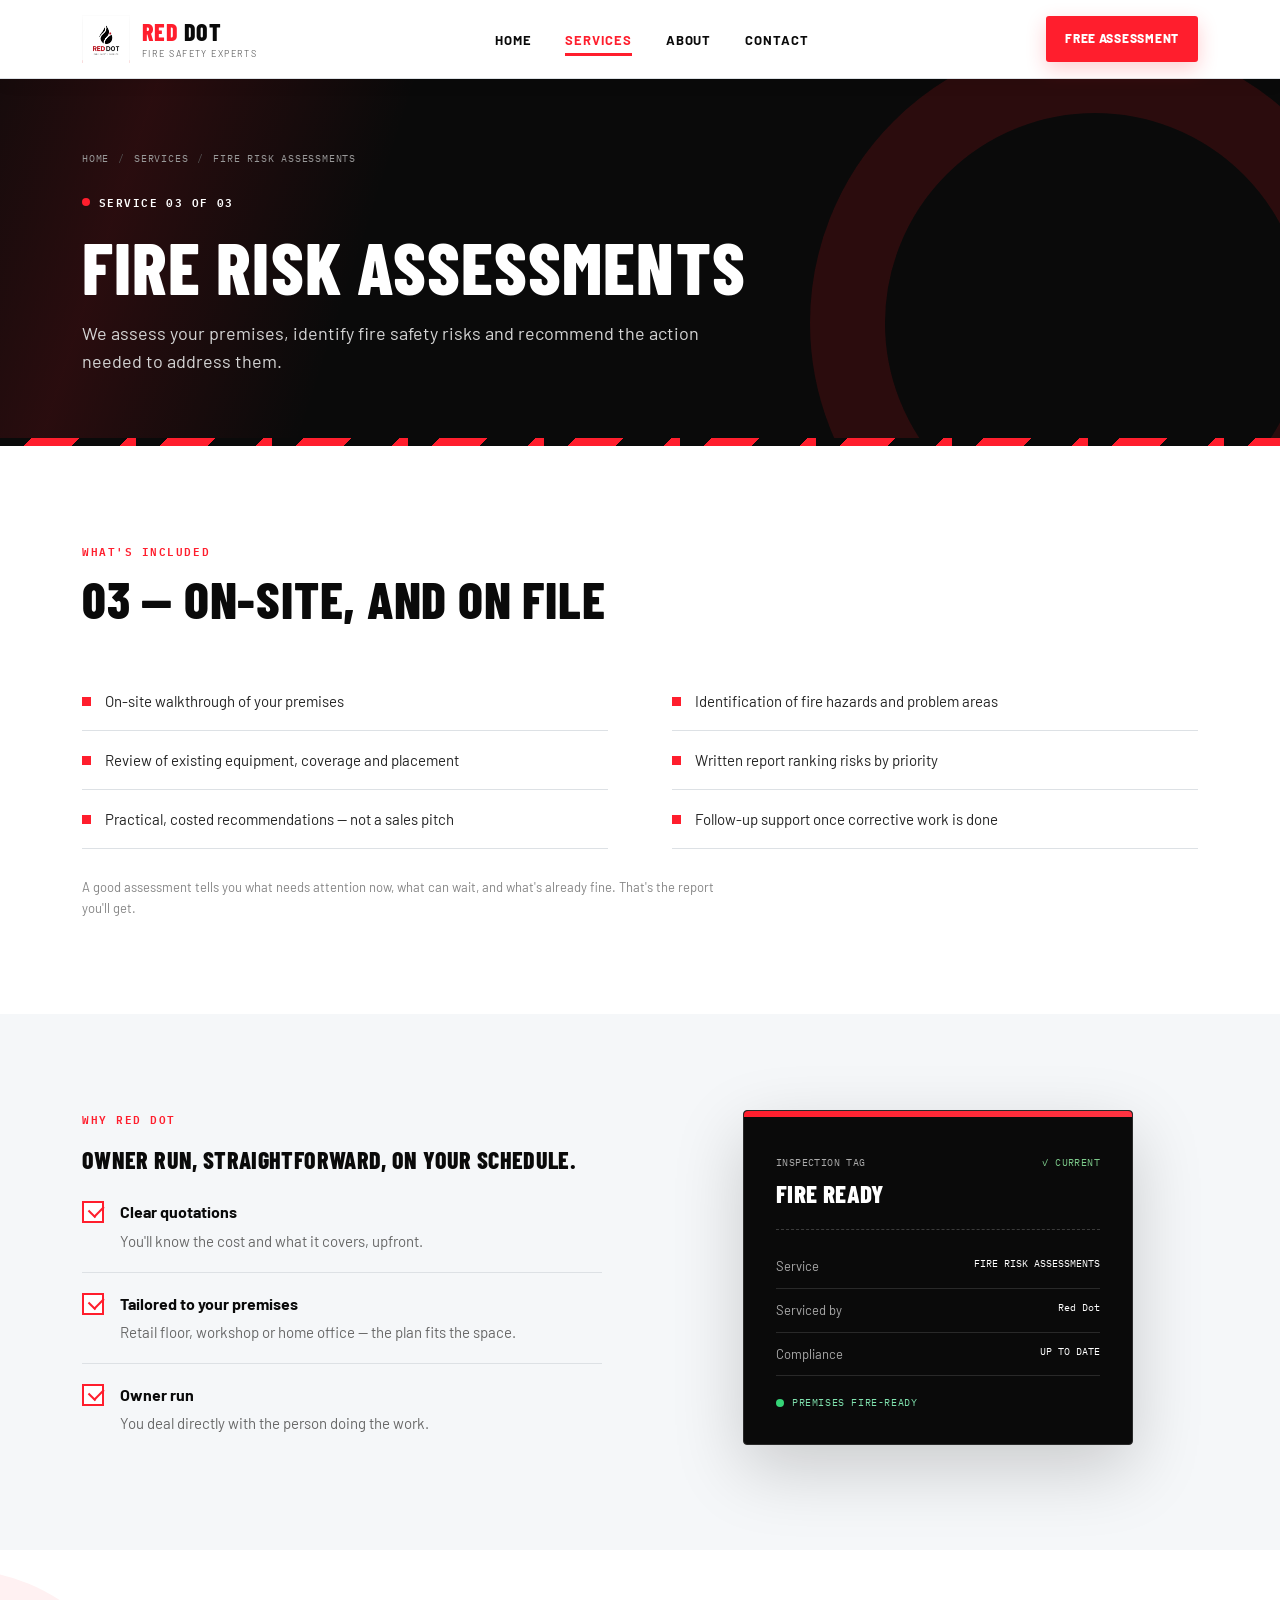
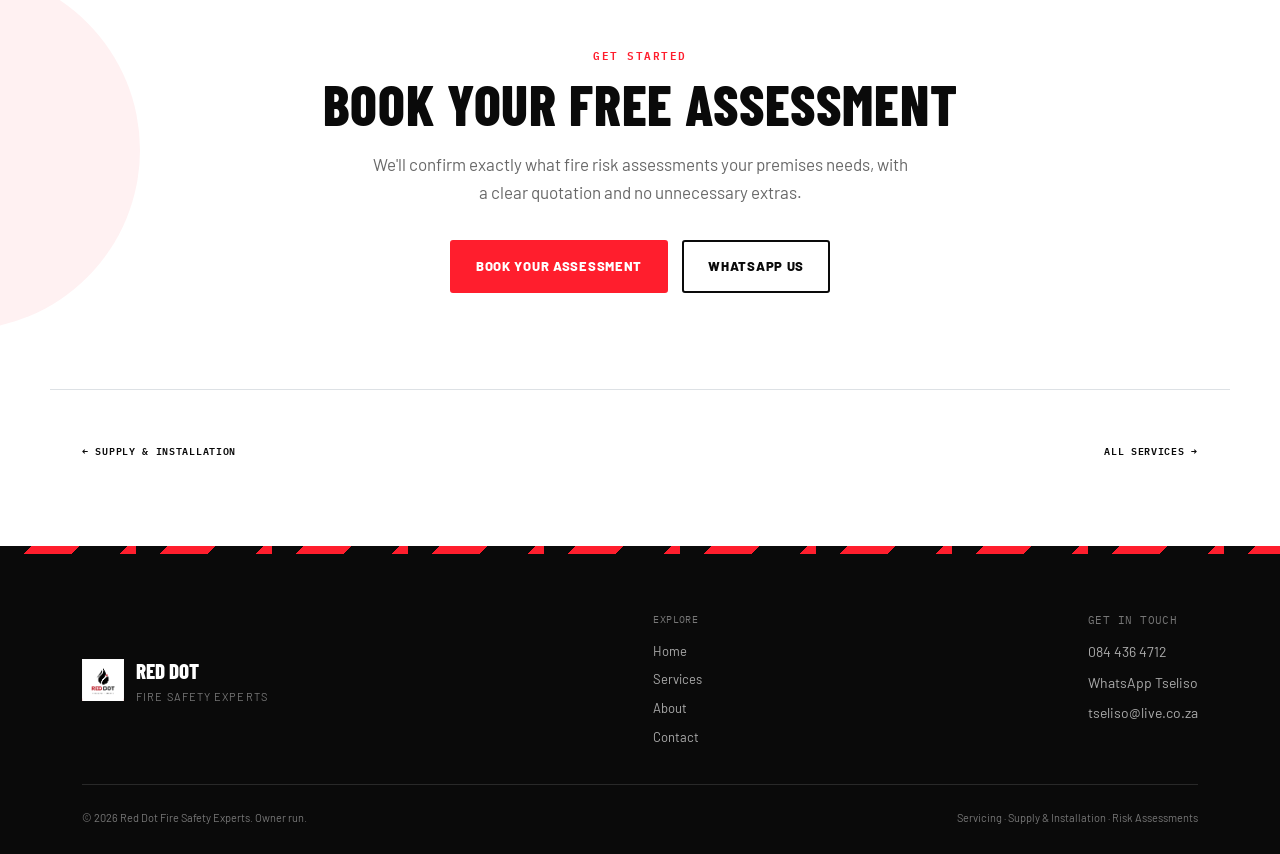
<file: services/risk-assessment.html>
<!DOCTYPE html>
<html lang="en">
<head>
<meta charset="UTF-8">
<meta name="viewport" content="width=device-width, initial-scale=1.0">
<title>Fire risk assessments — Red Dot Fire Safety Experts</title>
<meta name="description" content="We assess your premises, identify fire safety risks and recommend the action needed to address them.">
<link rel="preconnect" href="https://fonts.googleapis.com">
<link rel="preconnect" href="https://fonts.gstatic.com" crossorigin>
<link href="https://fonts.googleapis.com/css2?family=Barlow+Condensed:wght@600;700;800&family=Barlow:wght@400;500;600&family=IBM+Plex+Mono:wght@500;600&display=swap" rel="stylesheet">
<link rel="stylesheet" href="../assets/style.css?v=20260930-2">
</head>
<body>
<header>
  <div class="wrap nav-row">
    <a href="../index.html" class="brand">
      <img src="../assets/logo.png" alt="Red Dot Fire Safety Experts logo">
      <div class="brand-name">
        <span class="lockup"><span class="red">Red</span> <span class="ink">Dot</span></span>
        <span class="tag">Fire Safety Experts</span>
      </div>
    </a>
    <nav class="desktop-nav">
      <ul>
        <li><a href="../index.html">Home</a></li>
        <li><a href="../services/index.html" class="active">Services</a></li>
        <li><a href="../about.html">About</a></li>
        <li><a href="../contact.html">Contact</a></li>
      </ul>
    </nav>
    <a href="../contact.html" class="nav-cta desktop-only">Free assessment</a>
    <button class="nav-toggle" id="navToggle" aria-label="Open menu">
      <span></span><span></span><span></span>
    </button>
  </div>
</header>

<div class="mobile-panel" id="mobilePanel">
  <div class="close-row"><button class="close-btn" id="navClose" aria-label="Close menu">&times;</button></div>
  <ul>
    <li><a href="../index.html">Home</a></li>
    <li><a href="../services/index.html" class="active">Services</a></li>
    <li><a href="../about.html">About</a></li>
    <li><a href="../contact.html">Contact</a></li>
  </ul>
  <a href="../contact.html" class="btn btn-primary mp-cta">Free assessment</a>
</div>
<main>

<section class="page-banner">
  <div class="wrap">
    <div class="crumb"><a href="../index.html">Home</a><span class="sep">/</span><a href="index.html">Services</a><span class="sep">/</span>Fire risk assessments</div>
    <span class="eyebrow"><span class="dot-mark"></span>Service 03 of 03</span>
    <h1>Fire risk assessments</h1>
    <p>We assess your premises, identify fire safety risks and recommend the action needed to address them.</p>
  </div>
</section>

<div class="hazard"></div>

<section>
  <div class="wrap">
    <div class="section-head reveal">
      <span class="kicker">What's included</span>
      <h2>03 &mdash; on-site, and on file</h2>
    </div>
    <ul class="includes reveal">
        <li>On-site walkthrough of your premises</li>
        <li>Identification of fire hazards and problem areas</li>
        <li>Review of existing equipment, coverage and placement</li>
        <li>Written report ranking risks by priority</li>
        <li>Practical, costed recommendations &mdash; not a sales pitch</li>
        <li>Follow-up support once corrective work is done</li>
    </ul>
    <p class="form-note reveal" style="margin-top:28px; max-width:640px;">A good assessment tells you what needs attention now, what can wait, and what's already fine. That's the report you'll get.</p>
  </div>
</section>

<section class="why">
  <div class="wrap why-grid">
    <div class="reveal">
      <span class="kicker">Why Red Dot</span>
      <h2 class="section-head" style="margin-bottom:20px;">Owner run, straightforward, on your schedule.</h2>
      <ul class="checklist" style="margin-top:8px;">
        <li><div class="box"></div><div><strong>Clear quotations</strong><span>You'll know the cost and what it covers, upfront.</span></div></li>
        <li><div class="box"></div><div><strong>Tailored to your premises</strong><span>Retail floor, workshop or home office &mdash; the plan fits the space.</span></div></li>
        <li><div class="box"></div><div><strong>Owner run</strong><span>You deal directly with the person doing the work.</span></div></li>
      </ul>
    </div>
    <div class="reveal" style="display:flex; justify-content:center;">
      <div class="tag-card">
        <div class="tag-head">
          <div><span class="mono">INSPECTION TAG</span><h3>Fire Ready</h3></div>
          <span class="mono" style="color:#7CC98A;">&#10003; CURRENT</span>
        </div>
        <div class="tag-rows">
          <div><span>Service</span><span>FIRE RISK ASSESSMENTS</span></div>
          <div><span>Serviced by</span><span>Red Dot</span></div>
          <div><span>Compliance</span><span>UP TO DATE</span></div>
        </div>
        <div class="tag-status"><span class="pip"></span>PREMISES FIRE-READY</div>
      </div>
    </div>
  </div>
</section>

<section class="cta">
  <div class="wrap">
    <div class="cta-inner reveal">
      <span class="kicker">Get started</span>
      <h2>Book your free assessment</h2>
      <p>We'll confirm exactly what fire risk assessments your premises needs, with a clear quotation and no unnecessary extras.</p>
      <div class="btn-row">
        <a href="../contact.html" class="btn btn-primary">Book your assessment</a>
        <a href="https://wa.me/27844364712" class="btn btn-ghost-light" target="_blank" rel="noopener">WhatsApp us</a>
      </div>
    </div>
  </div>
</section>

<section style="padding:0 0 88px;">
  <div class="wrap" style="display:flex; justify-content:space-between; border-top:1px solid var(--line); padding-top:32px;">
    <a href="supply-install.html" class="svc-more">&larr; Supply &amp; installation</a>
    <a href="index.html" class="svc-more">All services &rarr;</a>
  </div>
</section>

</main>

<div class="hazard"></div>

<footer>
  <div class="wrap">
    <div class="foot-grid">
      <div class="foot-brand">
        <img src="../assets/logo.png" alt="Red Dot logo">
        <div>
          <div class="foot-brand-name">Red Dot</div>
          <div style="font-size:11px; letter-spacing:0.1em; text-transform:uppercase; color:#777777;">Fire Safety Experts</div>
        </div>
      </div>
      <div class="foot-links">
        <span class="mono">Explore</span>
        <a href="../index.html">Home</a>
        <a href="../services/index.html">Services</a>
        <a href="../about.html">About</a>
        <a href="../contact.html">Contact</a>
      </div>
      <div class="foot-contact">
        <span class="mono" style="color:#777777; font-size:11px; text-transform:uppercase; margin-bottom:4px;">Get in touch</span>
        <a href="tel:+27844364712">084 436 4712</a>
        <a href="https://wa.me/27844364712" target="_blank" rel="noopener">WhatsApp Tseliso</a>
        <a href="mailto:tseliso@live.co.za">tseliso@live.co.za</a>
      </div>
    </div>
    <div class="foot-bottom">
      <span>&copy; 2026 Red Dot Fire Safety Experts. Owner run.</span>
      <span>Servicing &middot; Supply &amp; Installation &middot; Risk Assessments</span>
    </div>
  </div>
</footer>

<script src="../assets/site.js?v=20260930-2"></script>
</body>
</html>
</file>
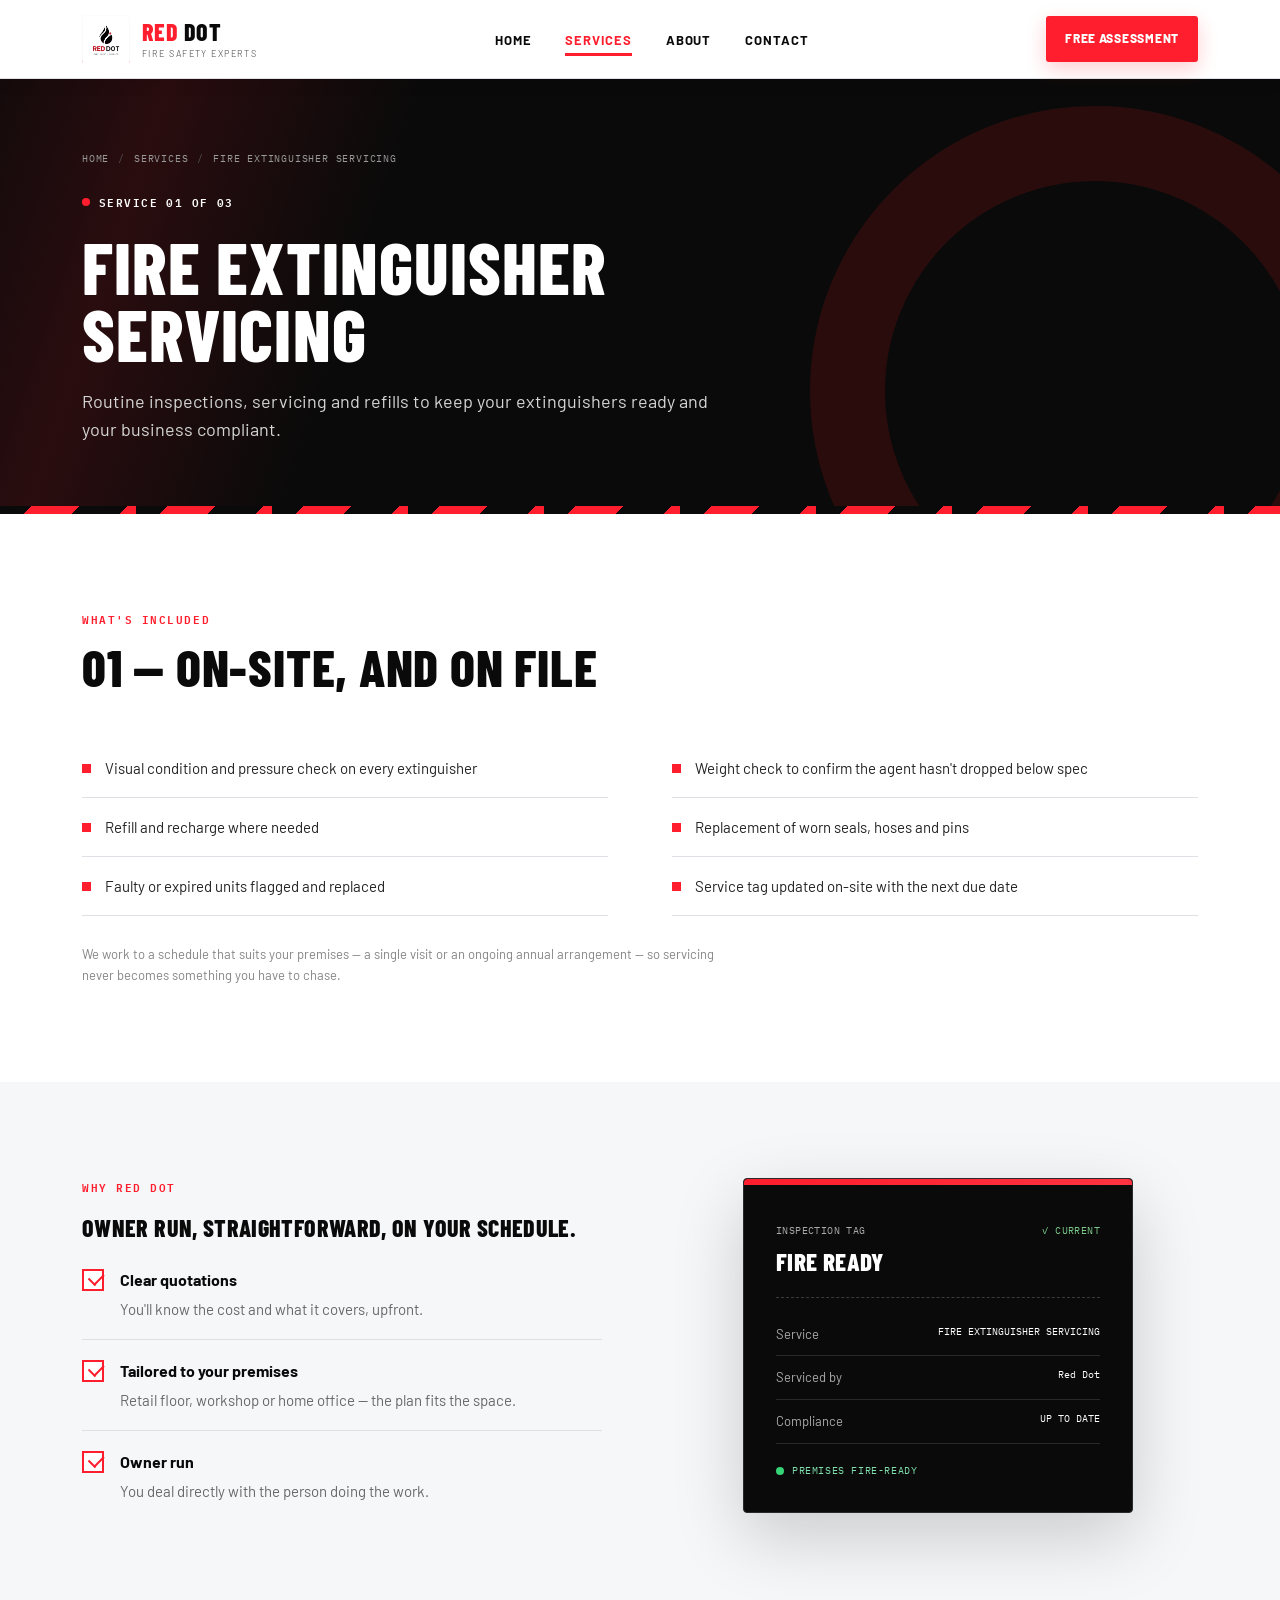
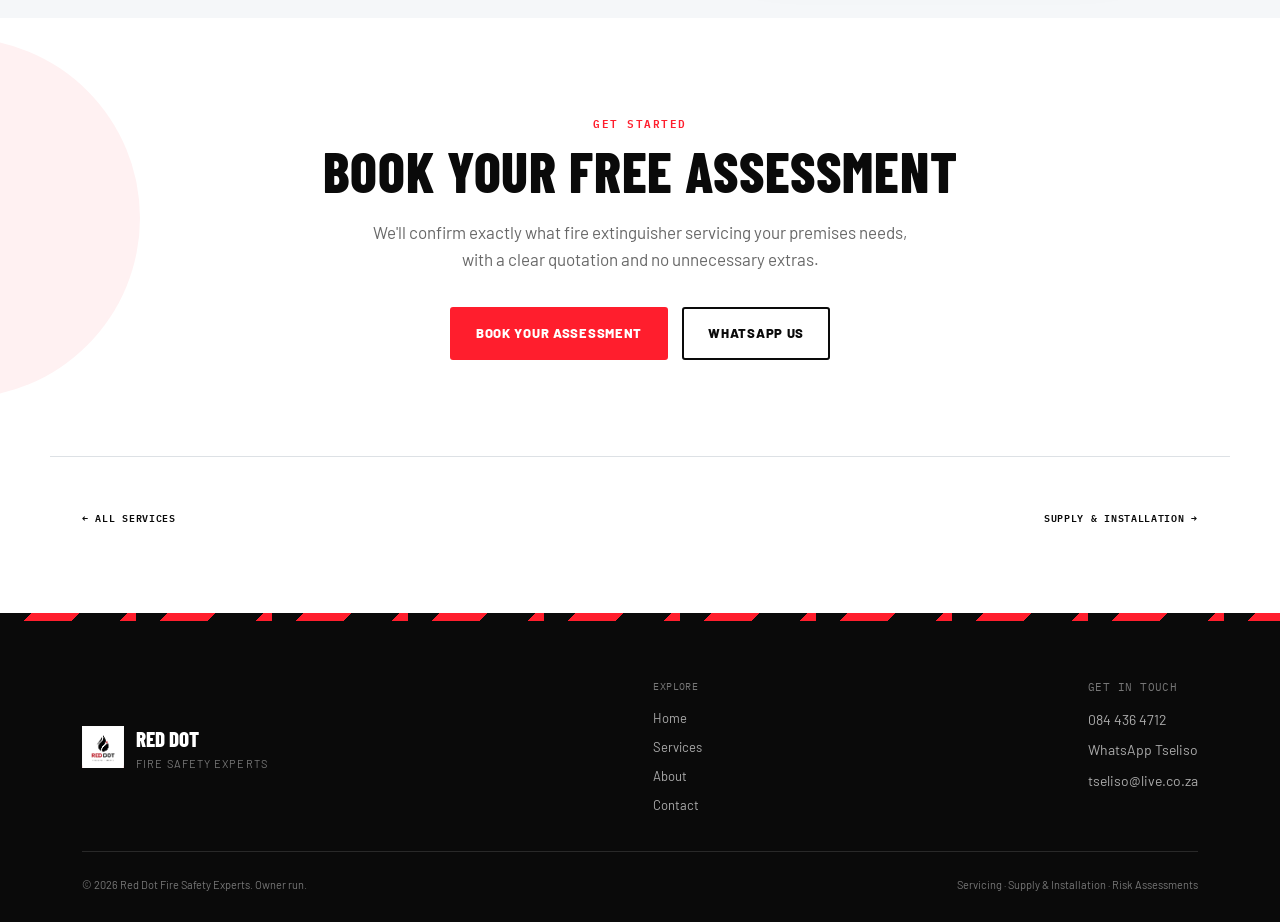
<file: services/servicing.html>
<!DOCTYPE html>
<html lang="en">
<head>
<meta charset="UTF-8">
<meta name="viewport" content="width=device-width, initial-scale=1.0">
<title>Fire extinguisher servicing — Red Dot Fire Safety Experts</title>
<meta name="description" content="Routine inspections, servicing and refills to keep your extinguishers ready and your business compliant.">
<link rel="preconnect" href="https://fonts.googleapis.com">
<link rel="preconnect" href="https://fonts.gstatic.com" crossorigin>
<link href="https://fonts.googleapis.com/css2?family=Barlow+Condensed:wght@600;700;800&family=Barlow:wght@400;500;600&family=IBM+Plex+Mono:wght@500;600&display=swap" rel="stylesheet">
<link rel="stylesheet" href="../assets/style.css?v=20260930-2">
</head>
<body>
<header>
  <div class="wrap nav-row">
    <a href="../index.html" class="brand">
      <img src="../assets/logo.png" alt="Red Dot Fire Safety Experts logo">
      <div class="brand-name">
        <span class="lockup"><span class="red">Red</span> <span class="ink">Dot</span></span>
        <span class="tag">Fire Safety Experts</span>
      </div>
    </a>
    <nav class="desktop-nav">
      <ul>
        <li><a href="../index.html">Home</a></li>
        <li><a href="../services/index.html" class="active">Services</a></li>
        <li><a href="../about.html">About</a></li>
        <li><a href="../contact.html">Contact</a></li>
      </ul>
    </nav>
    <a href="../contact.html" class="nav-cta desktop-only">Free assessment</a>
    <button class="nav-toggle" id="navToggle" aria-label="Open menu">
      <span></span><span></span><span></span>
    </button>
  </div>
</header>

<div class="mobile-panel" id="mobilePanel">
  <div class="close-row"><button class="close-btn" id="navClose" aria-label="Close menu">&times;</button></div>
  <ul>
    <li><a href="../index.html">Home</a></li>
    <li><a href="../services/index.html" class="active">Services</a></li>
    <li><a href="../about.html">About</a></li>
    <li><a href="../contact.html">Contact</a></li>
  </ul>
  <a href="../contact.html" class="btn btn-primary mp-cta">Free assessment</a>
</div>
<main>

<section class="page-banner">
  <div class="wrap">
    <div class="crumb"><a href="../index.html">Home</a><span class="sep">/</span><a href="index.html">Services</a><span class="sep">/</span>Fire extinguisher servicing</div>
    <span class="eyebrow"><span class="dot-mark"></span>Service 01 of 03</span>
    <h1>Fire extinguisher servicing</h1>
    <p>Routine inspections, servicing and refills to keep your extinguishers ready and your business compliant.</p>
  </div>
</section>

<div class="hazard"></div>

<section>
  <div class="wrap">
    <div class="section-head reveal">
      <span class="kicker">What's included</span>
      <h2>01 &mdash; on-site, and on file</h2>
    </div>
    <ul class="includes reveal">
        <li>Visual condition and pressure check on every extinguisher</li>
        <li>Weight check to confirm the agent hasn't dropped below spec</li>
        <li>Refill and recharge where needed</li>
        <li>Replacement of worn seals, hoses and pins</li>
        <li>Faulty or expired units flagged and replaced</li>
        <li>Service tag updated on-site with the next due date</li>
    </ul>
    <p class="form-note reveal" style="margin-top:28px; max-width:640px;">We work to a schedule that suits your premises &mdash; a single visit or an ongoing annual arrangement &mdash; so servicing never becomes something you have to chase.</p>
  </div>
</section>

<section class="why">
  <div class="wrap why-grid">
    <div class="reveal">
      <span class="kicker">Why Red Dot</span>
      <h2 class="section-head" style="margin-bottom:20px;">Owner run, straightforward, on your schedule.</h2>
      <ul class="checklist" style="margin-top:8px;">
        <li><div class="box"></div><div><strong>Clear quotations</strong><span>You'll know the cost and what it covers, upfront.</span></div></li>
        <li><div class="box"></div><div><strong>Tailored to your premises</strong><span>Retail floor, workshop or home office &mdash; the plan fits the space.</span></div></li>
        <li><div class="box"></div><div><strong>Owner run</strong><span>You deal directly with the person doing the work.</span></div></li>
      </ul>
    </div>
    <div class="reveal" style="display:flex; justify-content:center;">
      <div class="tag-card">
        <div class="tag-head">
          <div><span class="mono">INSPECTION TAG</span><h3>Fire Ready</h3></div>
          <span class="mono" style="color:#7CC98A;">&#10003; CURRENT</span>
        </div>
        <div class="tag-rows">
          <div><span>Service</span><span>FIRE EXTINGUISHER SERVICING</span></div>
          <div><span>Serviced by</span><span>Red Dot</span></div>
          <div><span>Compliance</span><span>UP TO DATE</span></div>
        </div>
        <div class="tag-status"><span class="pip"></span>PREMISES FIRE-READY</div>
      </div>
    </div>
  </div>
</section>

<section class="cta">
  <div class="wrap">
    <div class="cta-inner reveal">
      <span class="kicker">Get started</span>
      <h2>Book your free assessment</h2>
      <p>We'll confirm exactly what fire extinguisher servicing your premises needs, with a clear quotation and no unnecessary extras.</p>
      <div class="btn-row">
        <a href="../contact.html" class="btn btn-primary">Book your assessment</a>
        <a href="https://wa.me/27844364712" class="btn btn-ghost-light" target="_blank" rel="noopener">WhatsApp us</a>
      </div>
    </div>
  </div>
</section>

<section style="padding:0 0 88px;">
  <div class="wrap" style="display:flex; justify-content:space-between; border-top:1px solid var(--line); padding-top:32px;">
    <a href="index.html" class="svc-more">&larr; All services</a>
    <a href="supply-install.html" class="svc-more">Supply &amp; installation &rarr;</a>
  </div>
</section>

</main>

<div class="hazard"></div>

<footer>
  <div class="wrap">
    <div class="foot-grid">
      <div class="foot-brand">
        <img src="../assets/logo.png" alt="Red Dot logo">
        <div>
          <div class="foot-brand-name">Red Dot</div>
          <div style="font-size:11px; letter-spacing:0.1em; text-transform:uppercase; color:#777777;">Fire Safety Experts</div>
        </div>
      </div>
      <div class="foot-links">
        <span class="mono">Explore</span>
        <a href="../index.html">Home</a>
        <a href="../services/index.html">Services</a>
        <a href="../about.html">About</a>
        <a href="../contact.html">Contact</a>
      </div>
      <div class="foot-contact">
        <span class="mono" style="color:#777777; font-size:11px; text-transform:uppercase; margin-bottom:4px;">Get in touch</span>
        <a href="tel:+27844364712">084 436 4712</a>
        <a href="https://wa.me/27844364712" target="_blank" rel="noopener">WhatsApp Tseliso</a>
        <a href="mailto:tseliso@live.co.za">tseliso@live.co.za</a>
      </div>
    </div>
    <div class="foot-bottom">
      <span>&copy; 2026 Red Dot Fire Safety Experts. Owner run.</span>
      <span>Servicing &middot; Supply &amp; Installation &middot; Risk Assessments</span>
    </div>
  </div>
</footer>

<script src="../assets/site.js?v=20260930-2"></script>
</body>
</html>
</file>
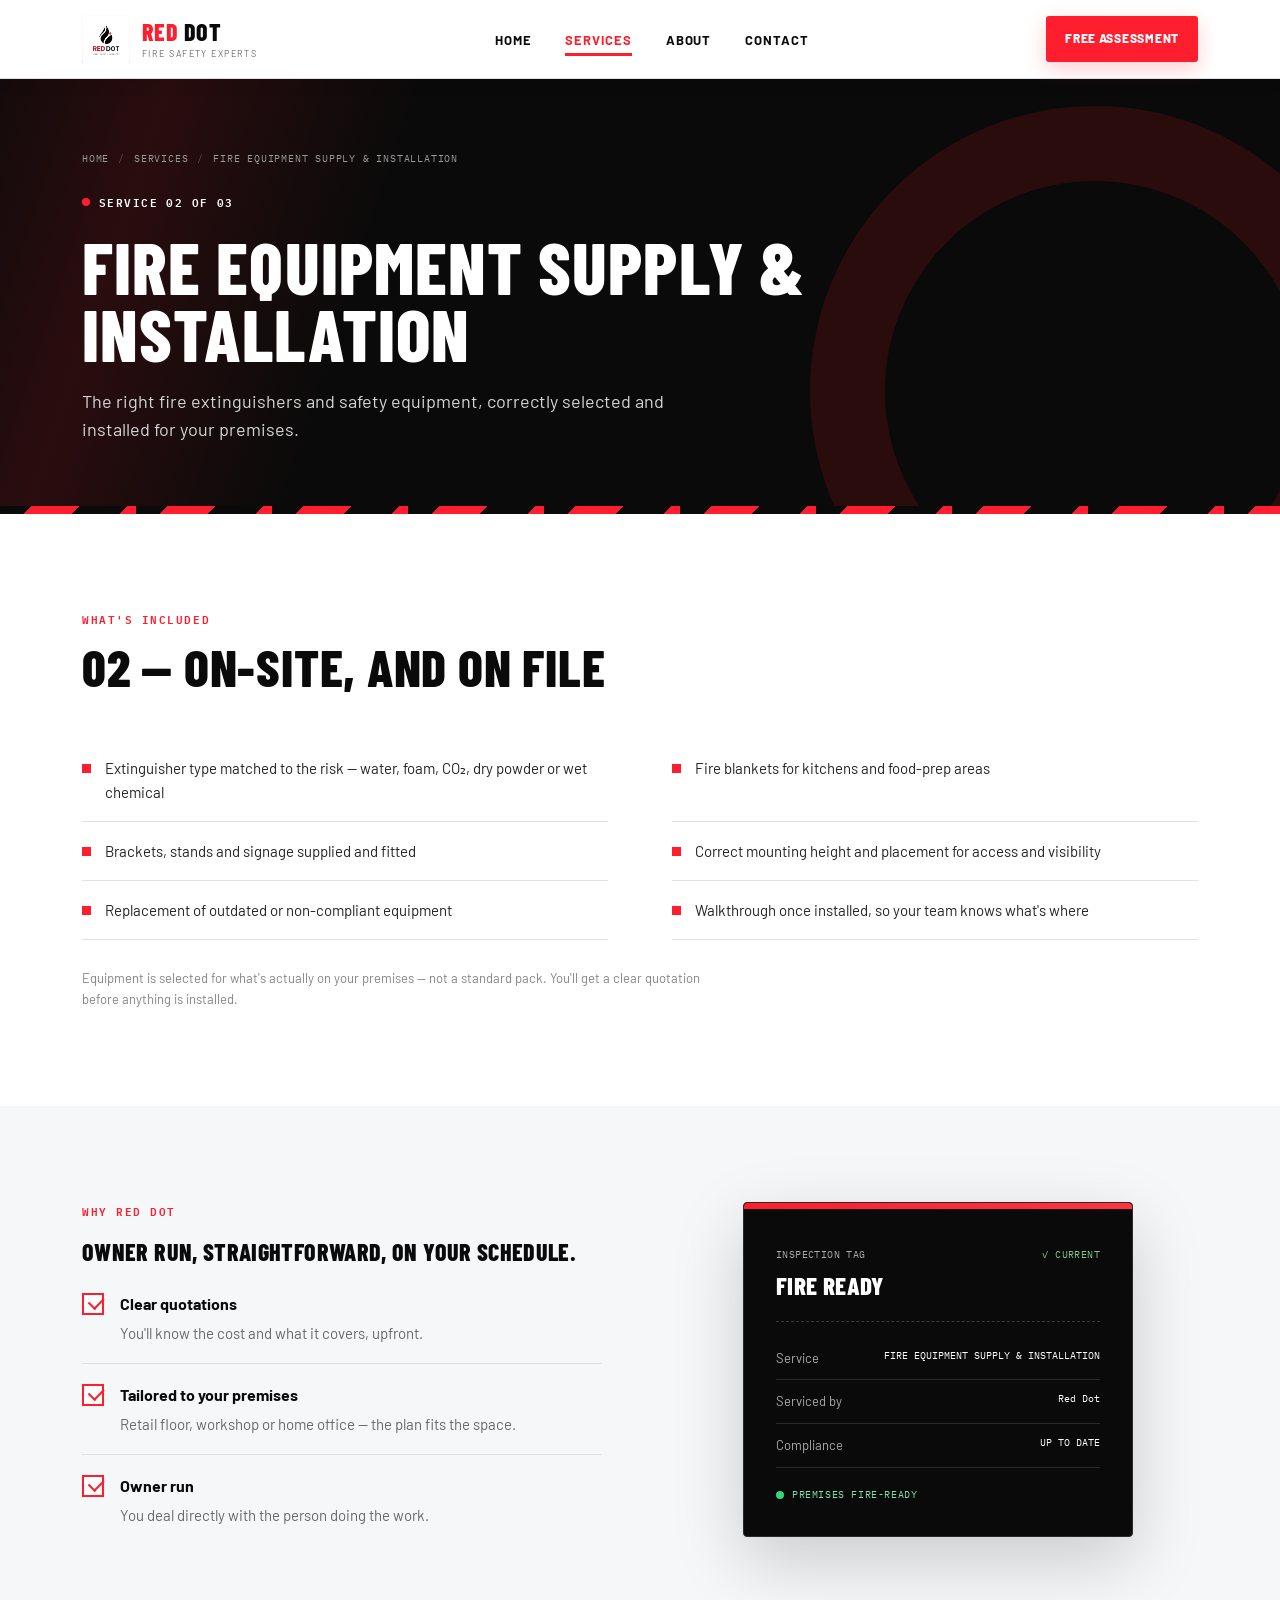
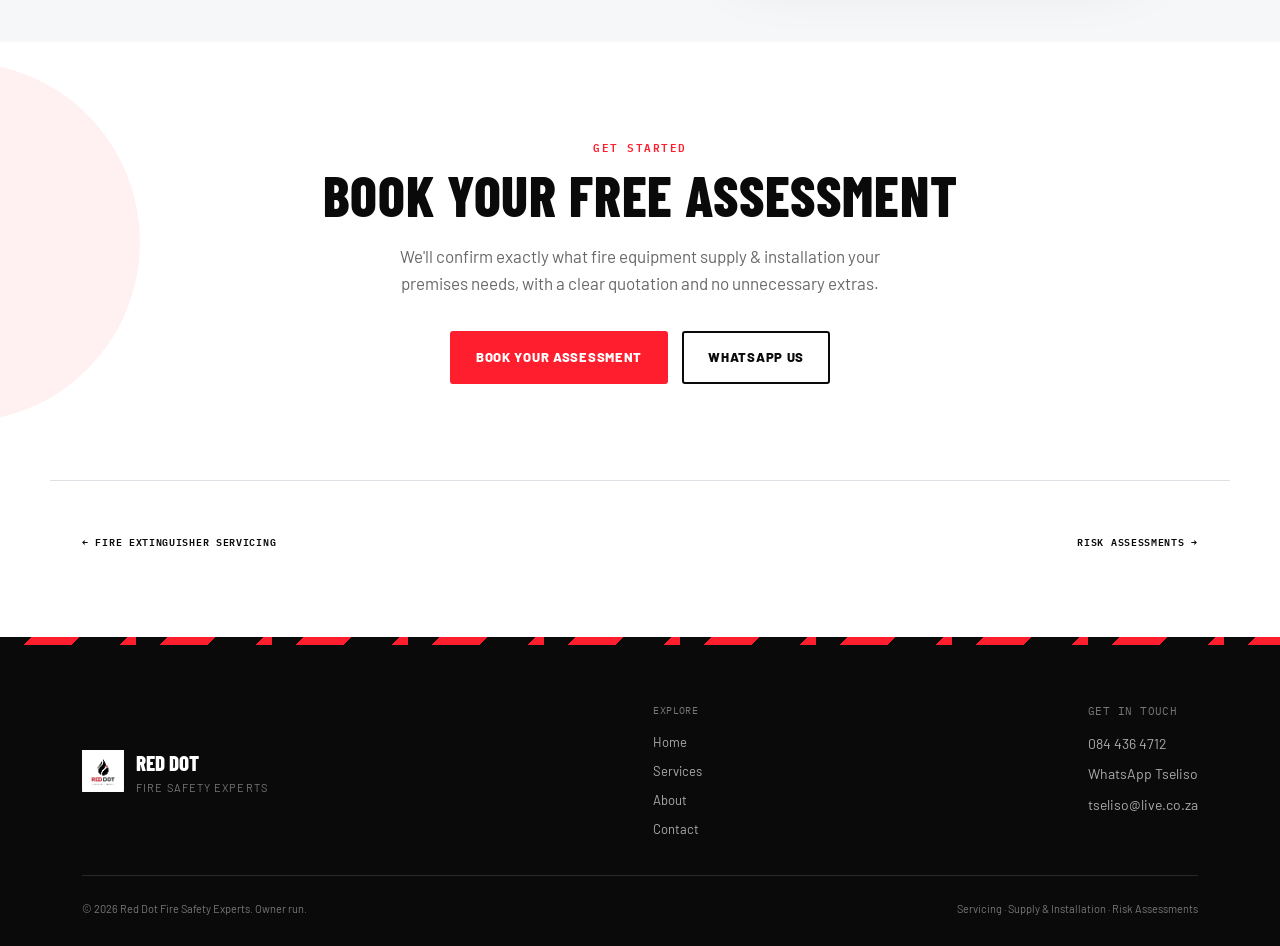
<file: services/supply-install.html>
<!DOCTYPE html>
<html lang="en">
<head>
<meta charset="UTF-8">
<meta name="viewport" content="width=device-width, initial-scale=1.0">
<title>Fire equipment supply &amp; installation — Red Dot Fire Safety Experts</title>
<meta name="description" content="The right fire extinguishers and safety equipment, correctly selected and installed for your premises.">
<link rel="preconnect" href="https://fonts.googleapis.com">
<link rel="preconnect" href="https://fonts.gstatic.com" crossorigin>
<link href="https://fonts.googleapis.com/css2?family=Barlow+Condensed:wght@600;700;800&family=Barlow:wght@400;500;600&family=IBM+Plex+Mono:wght@500;600&display=swap" rel="stylesheet">
<link rel="stylesheet" href="../assets/style.css?v=20260930-2">
</head>
<body>
<header>
  <div class="wrap nav-row">
    <a href="../index.html" class="brand">
      <img src="../assets/logo.png" alt="Red Dot Fire Safety Experts logo">
      <div class="brand-name">
        <span class="lockup"><span class="red">Red</span> <span class="ink">Dot</span></span>
        <span class="tag">Fire Safety Experts</span>
      </div>
    </a>
    <nav class="desktop-nav">
      <ul>
        <li><a href="../index.html">Home</a></li>
        <li><a href="../services/index.html" class="active">Services</a></li>
        <li><a href="../about.html">About</a></li>
        <li><a href="../contact.html">Contact</a></li>
      </ul>
    </nav>
    <a href="../contact.html" class="nav-cta desktop-only">Free assessment</a>
    <button class="nav-toggle" id="navToggle" aria-label="Open menu">
      <span></span><span></span><span></span>
    </button>
  </div>
</header>

<div class="mobile-panel" id="mobilePanel">
  <div class="close-row"><button class="close-btn" id="navClose" aria-label="Close menu">&times;</button></div>
  <ul>
    <li><a href="../index.html">Home</a></li>
    <li><a href="../services/index.html" class="active">Services</a></li>
    <li><a href="../about.html">About</a></li>
    <li><a href="../contact.html">Contact</a></li>
  </ul>
  <a href="../contact.html" class="btn btn-primary mp-cta">Free assessment</a>
</div>
<main>

<section class="page-banner">
  <div class="wrap">
    <div class="crumb"><a href="../index.html">Home</a><span class="sep">/</span><a href="index.html">Services</a><span class="sep">/</span>Fire equipment supply &amp; installation</div>
    <span class="eyebrow"><span class="dot-mark"></span>Service 02 of 03</span>
    <h1>Fire equipment supply &amp; installation</h1>
    <p>The right fire extinguishers and safety equipment, correctly selected and installed for your premises.</p>
  </div>
</section>

<div class="hazard"></div>

<section>
  <div class="wrap">
    <div class="section-head reveal">
      <span class="kicker">What's included</span>
      <h2>02 &mdash; on-site, and on file</h2>
    </div>
    <ul class="includes reveal">
        <li>Extinguisher type matched to the risk &mdash; water, foam, CO&#8322;, dry powder or wet chemical</li>
        <li>Fire blankets for kitchens and food-prep areas</li>
        <li>Brackets, stands and signage supplied and fitted</li>
        <li>Correct mounting height and placement for access and visibility</li>
        <li>Replacement of outdated or non-compliant equipment</li>
        <li>Walkthrough once installed, so your team knows what's where</li>
    </ul>
    <p class="form-note reveal" style="margin-top:28px; max-width:640px;">Equipment is selected for what's actually on your premises &mdash; not a standard pack. You'll get a clear quotation before anything is installed.</p>
  </div>
</section>

<section class="why">
  <div class="wrap why-grid">
    <div class="reveal">
      <span class="kicker">Why Red Dot</span>
      <h2 class="section-head" style="margin-bottom:20px;">Owner run, straightforward, on your schedule.</h2>
      <ul class="checklist" style="margin-top:8px;">
        <li><div class="box"></div><div><strong>Clear quotations</strong><span>You'll know the cost and what it covers, upfront.</span></div></li>
        <li><div class="box"></div><div><strong>Tailored to your premises</strong><span>Retail floor, workshop or home office &mdash; the plan fits the space.</span></div></li>
        <li><div class="box"></div><div><strong>Owner run</strong><span>You deal directly with the person doing the work.</span></div></li>
      </ul>
    </div>
    <div class="reveal" style="display:flex; justify-content:center;">
      <div class="tag-card">
        <div class="tag-head">
          <div><span class="mono">INSPECTION TAG</span><h3>Fire Ready</h3></div>
          <span class="mono" style="color:#7CC98A;">&#10003; CURRENT</span>
        </div>
        <div class="tag-rows">
          <div><span>Service</span><span>FIRE EQUIPMENT SUPPLY &AMP; INSTALLATION</span></div>
          <div><span>Serviced by</span><span>Red Dot</span></div>
          <div><span>Compliance</span><span>UP TO DATE</span></div>
        </div>
        <div class="tag-status"><span class="pip"></span>PREMISES FIRE-READY</div>
      </div>
    </div>
  </div>
</section>

<section class="cta">
  <div class="wrap">
    <div class="cta-inner reveal">
      <span class="kicker">Get started</span>
      <h2>Book your free assessment</h2>
      <p>We'll confirm exactly what fire equipment supply &amp; installation your premises needs, with a clear quotation and no unnecessary extras.</p>
      <div class="btn-row">
        <a href="../contact.html" class="btn btn-primary">Book your assessment</a>
        <a href="https://wa.me/27844364712" class="btn btn-ghost-light" target="_blank" rel="noopener">WhatsApp us</a>
      </div>
    </div>
  </div>
</section>

<section style="padding:0 0 88px;">
  <div class="wrap" style="display:flex; justify-content:space-between; border-top:1px solid var(--line); padding-top:32px;">
    <a href="servicing.html" class="svc-more">&larr; Fire extinguisher servicing</a>
    <a href="risk-assessment.html" class="svc-more">Risk assessments &rarr;</a>
  </div>
</section>

</main>

<div class="hazard"></div>

<footer>
  <div class="wrap">
    <div class="foot-grid">
      <div class="foot-brand">
        <img src="../assets/logo.png" alt="Red Dot logo">
        <div>
          <div class="foot-brand-name">Red Dot</div>
          <div style="font-size:11px; letter-spacing:0.1em; text-transform:uppercase; color:#777777;">Fire Safety Experts</div>
        </div>
      </div>
      <div class="foot-links">
        <span class="mono">Explore</span>
        <a href="../index.html">Home</a>
        <a href="../services/index.html">Services</a>
        <a href="../about.html">About</a>
        <a href="../contact.html">Contact</a>
      </div>
      <div class="foot-contact">
        <span class="mono" style="color:#777777; font-size:11px; text-transform:uppercase; margin-bottom:4px;">Get in touch</span>
        <a href="tel:+27844364712">084 436 4712</a>
        <a href="https://wa.me/27844364712" target="_blank" rel="noopener">WhatsApp Tseliso</a>
        <a href="mailto:tseliso@live.co.za">tseliso@live.co.za</a>
      </div>
    </div>
    <div class="foot-bottom">
      <span>&copy; 2026 Red Dot Fire Safety Experts. Owner run.</span>
      <span>Servicing &middot; Supply &amp; Installation &middot; Risk Assessments</span>
    </div>
  </div>
</footer>

<script src="../assets/site.js?v=20260930-2"></script>
</body>
</html>
</file>
<file: assets/style.css>
/* Red Dot Fire Safety Experts — White / Black / Red visual system */
:root{
  --white:#FFFFFF;
  --off-white:#F7F7F7;
  --black:#0A0A0A;
  --black-2:#151515;
  --red:#D71920;
  --red-dark:#A90F15;
  --text:#242424;
  --muted:#686868;
  --line:#E4E4E4;
  --soft-red:#FFF1F2;
  --success:#16824B;
}
*{box-sizing:border-box;margin:0;padding:0;}
html{scroll-behavior:smooth;}
body{
  font-family:'Barlow',Arial,sans-serif;
  background:var(--white);
  color:var(--text);
  line-height:1.6;
  -webkit-font-smoothing:antialiased;
  overflow-x:hidden;
}
h1,h2,h3,.display{
  font-family:'Barlow Condensed',Arial,sans-serif;
  text-transform:uppercase;
  letter-spacing:.015em;
  font-weight:800;
  color:var(--black);
}
.mono{font-family:'IBM Plex Mono',monospace;letter-spacing:.04em;}
a{color:inherit;text-decoration:none;}
img{display:block;max-width:100%;}
ul{list-style:none;}
.wrap{max-width:1180px;margin:0 auto;padding:0 32px;}
@media(max-width:640px){.wrap{padding:0 20px;}}

/* Brand signature */
.hazard{
  height:8px;
  background:linear-gradient(90deg,var(--red) 0 34%,var(--black) 34% 100%);
}
.hazard.thin{height:4px;}

/* Header */
header{
  position:sticky;top:0;z-index:50;
  background:rgba(255,255,255,.97);
  border-bottom:1px solid var(--line);
  backdrop-filter:blur(12px);
}
.nav-row{display:flex;align-items:center;justify-content:space-between;min-height:78px;gap:24px;}
.brand{display:flex;align-items:center;gap:12px;}
.brand img{height:48px;width:48px;object-fit:contain;}
.brand-name{display:flex;flex-direction:column;line-height:1;}
.brand-name .lockup{
  font-family:'Barlow Condensed';font-weight:800;font-size:24px;
  text-transform:uppercase;letter-spacing:.02em;
}
.brand-name .lockup .red{color:var(--red);}
.brand-name .lockup .ink{color:var(--black);}
.brand-name .tag{
  font-size:9px;letter-spacing:.16em;color:var(--muted);
  text-transform:uppercase;margin-top:5px;
}
nav.desktop-nav ul{display:flex;align-items:center;gap:34px;}
nav a{
  font-size:13px;font-weight:700;text-transform:uppercase;
  letter-spacing:.07em;color:var(--black);position:relative;padding:8px 0;
}
nav a::after{
  content:"";position:absolute;left:0;bottom:0;width:0;height:3px;
  background:var(--red);transition:width .25s ease;
}
nav a:hover::after,nav a.active::after{width:100%;}
nav a.active{color:var(--red);}
.nav-cta{
  display:inline-flex;align-items:center;justify-content:center;
  background:var(--red);color:#fff!important;
  font-size:12px;font-weight:800;text-transform:uppercase;
  letter-spacing:.06em;padding:13px 19px;border-radius:3px;
  transition:background .2s,transform .2s;
}
.nav-cta:hover{background:var(--black);transform:translateY(-1px);}
.nav-toggle{display:none;background:none;border:0;cursor:pointer;padding:8px;}
.nav-toggle span{display:block;width:26px;height:3px;background:var(--black);margin:5px 0;border-radius:2px;}
@media(max-width:900px){
  nav.desktop-nav{display:none;}
  .nav-toggle{display:block;}
  .nav-cta.desktop-only{display:none;}
}

/* Mobile navigation */
.mobile-panel{
  display:none;position:fixed;inset:0;background:var(--black);
  z-index:100;flex-direction:column;padding:24px;
}
.mobile-panel.open{display:flex;}
.mobile-panel .close-row{display:flex;justify-content:flex-end;}
.mobile-panel button.close-btn{background:none;border:0;color:#fff;font-size:36px;cursor:pointer;}
.mobile-panel ul{margin-top:46px;display:flex;flex-direction:column;gap:24px;}
.mobile-panel a{color:#fff;font-family:'Barlow Condensed';font-size:38px;text-transform:uppercase;font-weight:800;}
.mobile-panel a.active{color:var(--red);}
.mobile-panel .mp-cta{margin-top:42px;max-width:240px;}

/* Buttons */
.btn-row{display:flex;gap:14px;flex-wrap:wrap;align-items:center;}
.btn{
  display:inline-flex;align-items:center;justify-content:center;gap:10px;
  min-height:50px;padding:14px 24px;font-weight:800;font-size:13px;
  text-transform:uppercase;letter-spacing:.055em;border-radius:3px;
  border:2px solid transparent;cursor:pointer;transition:.2s ease;
}
.btn-primary{background:var(--red);color:#fff;border-color:var(--red);}
.btn-primary:hover{background:var(--black);border-color:var(--black);transform:translateY(-1px);}
.btn-ghost-dark{border-color:#fff;color:#fff;}
.btn-ghost-dark:hover{background:#fff;color:var(--black);}
.btn-ghost-light{border-color:var(--black);color:var(--black);background:#fff;}
.btn-ghost-light:hover{background:var(--black);color:#fff;}
.btn-black{background:var(--black);color:#fff;border-color:var(--black);}
.btn-black:hover{background:var(--red);border-color:var(--red);}

/* Hero */
.hero{
  background:var(--white);color:var(--text);
  position:relative;overflow:hidden;
}
.hero::before{
  content:"";position:absolute;right:-150px;top:-170px;width:520px;height:520px;
  border:90px solid var(--soft-red);border-radius:50%;pointer-events:none;
}
.hero-inner{
  min-height:610px;padding:92px 0 82px;
  display:grid;grid-template-columns:1.08fr .92fr;gap:64px;
  align-items:center;position:relative;z-index:2;
}
@media(max-width:900px){.hero-inner{grid-template-columns:1fr;min-height:auto;padding:70px 0 64px;gap:36px;}}
.eyebrow{
  display:inline-flex;align-items:center;gap:9px;
  font-family:'IBM Plex Mono';font-size:11px;font-weight:600;
  letter-spacing:.13em;text-transform:uppercase;color:var(--red);margin-bottom:22px;
}
.eyebrow .dot-mark{width:8px;height:8px;border-radius:50%;background:var(--red);display:inline-block;}
.hero h1{
  font-size:clamp(52px,7.2vw,92px);line-height:.88;
  color:var(--black);max-width:800px;margin-bottom:28px;
}
.hero h1 .accent{color:var(--red);}
.hero p.lead{font-size:19px;color:var(--muted);max-width:610px;margin-bottom:34px;line-height:1.55;}
.flame-stage{
  position:relative;display:flex;align-items:center;justify-content:center;
  min-height:360px;
}
.flame-stage::before{
  content:"";position:absolute;width:330px;height:330px;background:var(--black);
  border-radius:50%;z-index:-1;
}
.flame-stage svg{width:100%;max-width:290px;height:auto;filter:drop-shadow(0 20px 30px rgba(0,0,0,.12));}
@media(max-width:900px){.flame-stage{min-height:260px}.flame-stage::before{width:240px;height:240px}.flame-stage svg{max-width:210px;}}

/* Interior banners */
.page-banner{
  background:var(--black);color:#fff;padding:72px 0 62px;
  position:relative;overflow:hidden;
}
.page-banner::after{
  content:"";position:absolute;right:-100px;bottom:-170px;
  width:420px;height:420px;border:75px solid rgba(215,25,32,.16);border-radius:50%;
}
.page-banner .wrap{position:relative;z-index:2;}
.page-banner .eyebrow{color:#fff;}
.page-banner .eyebrow .dot-mark{background:var(--red);}
.page-banner h1{font-size:clamp(42px,6vw,72px);line-height:.94;color:#fff;max-width:820px;}
.page-banner p{font-size:18px;color:#D5D5D5;max-width:650px;margin-top:20px;line-height:1.55;}
.crumb{font-family:'IBM Plex Mono';font-size:10px;letter-spacing:.08em;text-transform:uppercase;color:#999;margin-bottom:20px;}
.crumb a:hover{color:#fff;}
.crumb .sep{margin:0 9px;color:#555;}

/* Sections */
section{padding:96px 0;}
@media(max-width:640px){section{padding:68px 0;}}
.section-head{max-width:680px;margin-bottom:48px;}
.kicker{
  font-family:'IBM Plex Mono';font-size:11px;font-weight:600;
  letter-spacing:.14em;text-transform:uppercase;color:var(--red);
  margin-bottom:13px;display:block;
}
.section-head h2{font-size:clamp(34px,4.5vw,52px);line-height:.98;}
.section-head p{margin-top:18px;font-size:17px;color:var(--muted);max-width:580px;}

/* Why / checklist */
.why{background:var(--off-white);}
.why-grid{display:grid;grid-template-columns:1fr 1fr;gap:76px;align-items:start;}
@media(max-width:820px){.why-grid{grid-template-columns:1fr;gap:48px;}}
.checklist li{
  display:flex;gap:16px;align-items:flex-start;padding:18px 0;
  border-bottom:1px solid var(--line);
}
.checklist li:first-child{padding-top:0;}
.checklist li:last-child{border-bottom:0;}
.checklist .box{
  flex:0 0 22px;width:22px;height:22px;margin-top:2px;
  border:2px solid var(--red);position:relative;background:#fff;
}
.checklist .box::before,.checklist .box::after{content:"";position:absolute;background:var(--red);}
.checklist .box::before{width:10px;height:2px;top:10px;left:3px;transform:rotate(45deg);}
.checklist .box::after{width:14px;height:2px;top:8px;left:8px;transform:rotate(-45deg);}
.checklist strong{display:block;color:var(--black);font-size:16px;font-weight:700;margin-bottom:3px;}
.checklist span{font-size:15px;color:var(--muted);}

/* Inspection card */
.tag-card{
  background:var(--black);color:#fff;padding:36px 32px 30px;
  position:relative;width:100%;max-width:390px;border-radius:4px;
  box-shadow:0 22px 55px rgba(0,0,0,.12);
}
.tag-card::before{
  content:"";position:absolute;top:0;left:0;right:0;height:5px;
  background:var(--red);border-radius:4px 4px 0 0;
}
.tag-head{display:flex;justify-content:space-between;align-items:baseline;border-bottom:1px dashed #3b3b3b;padding-bottom:16px;margin-bottom:15px;gap:12px;}
.tag-head .mono{font-size:10px;color:#aaa;}
.tag-head h3{color:#fff;font-size:25px;}
.tag-rows div{display:flex;justify-content:space-between;gap:20px;font-size:13px;padding:11px 0;border-bottom:1px solid #292929;color:#aaa;}
.tag-rows div span:last-child{color:#fff;font-family:'IBM Plex Mono';font-size:10px;text-align:right;}
.tag-status{margin-top:19px;display:inline-flex;align-items:center;gap:8px;font-family:'IBM Plex Mono';font-size:10px;letter-spacing:.06em;color:#7fe0ad;}
.tag-status .pip{width:8px;height:8px;border-radius:50%;background:#31b86d;}

/* Services */
.services{background:var(--white);}
.svc-grid{display:grid;grid-template-columns:repeat(3,1fr);gap:18px;}
@media(max-width:820px){.svc-grid{grid-template-columns:1fr;}}
.svc-card{
  background:#fff;border:1px solid var(--line);padding:38px 32px;
  position:relative;display:block;min-height:310px;
  transition:transform .2s ease,box-shadow .2s ease,border-color .2s ease;
}
.svc-card::before{content:"";position:absolute;left:0;top:0;width:5px;height:0;background:var(--red);transition:height .25s ease;}
.svc-card:hover{transform:translateY(-5px);box-shadow:0 18px 40px rgba(0,0,0,.08);border-color:#ccc;}
.svc-card:hover::before{height:100%;}
.svc-num{font-family:'IBM Plex Mono';font-size:10px;color:var(--red);margin-bottom:22px;display:block;font-weight:600;letter-spacing:.08em;}
.svc-card h3{font-size:27px;line-height:1;margin-bottom:14px;}
.svc-card p{font-size:15px;color:var(--muted);}
.svc-icon{width:38px;height:38px;margin-bottom:20px;}
.svc-more{
  margin-top:20px;display:inline-flex;align-items:center;gap:7px;
  font-family:'IBM Plex Mono';font-size:10px;font-weight:600;
  text-transform:uppercase;letter-spacing:.07em;color:var(--black);
}
.svc-card:hover .svc-more{color:var(--red);}

/* Detail lists */
.includes{display:grid;grid-template-columns:1fr 1fr;gap:0 64px;}
@media(max-width:640px){.includes{grid-template-columns:1fr;}}
.includes li{
  display:flex;gap:14px;align-items:flex-start;padding:17px 0;
  border-bottom:1px solid var(--line);font-size:15px;color:var(--text);
}
.includes li::before{content:"";flex:0 0 9px;width:9px;height:9px;margin-top:8px;background:var(--red);}

/* Process */
.process{list-style:none;counter-reset:step;}
.process li{display:grid;grid-template-columns:58px 1fr;gap:20px;padding:24px 0;border-bottom:1px solid var(--line);}
.process li:last-child{border-bottom:0;}
.process .step-num{font-family:'IBM Plex Mono';font-size:12px;color:var(--red);font-weight:600;}
.process h3{font-size:21px;margin-bottom:6px;}
.process p{font-size:15px;color:var(--muted);}

/* Quote */
.quote-band{background:var(--red);color:#fff;text-align:left;position:relative;overflow:hidden;}
.quote-band::after{content:"";position:absolute;right:-80px;top:-160px;width:420px;height:420px;border:65px solid rgba(255,255,255,.1);border-radius:50%;}
.quote-band .wrap{max-width:900px;position:relative;z-index:2;}
.quote-mark{font-family:'Barlow Condensed';font-size:92px;color:#fff;line-height:.45;margin-bottom:18px;display:block;}
.quote-band blockquote{
  font-family:'Barlow Condensed';font-weight:800;text-transform:none;
  font-size:clamp(30px,4vw,48px);line-height:1.04;color:#fff;letter-spacing:0;
}
.quote-cite{margin-top:28px;font-size:14px;color:#fff;}
.quote-cite strong{color:#fff;}

/* CTA */
.cta{background:var(--white);text-align:center;}
.cta-inner{max-width:700px;margin:0 auto;text-align:center;}
.cta h2{font-size:clamp(36px,4.8vw,56px);line-height:.98;}
.cta p{margin:20px auto 34px;font-size:17px;color:var(--muted);max-width:540px;}
.cta .btn-row{justify-content:center;}

/* Contact */
.contact-grid{display:grid;grid-template-columns:1fr 1fr;gap:76px;align-items:start;}
@media(max-width:900px){.contact-grid{grid-template-columns:1fr;gap:52px;}}
.contact-card{
  border:1px solid var(--line);border-left:4px solid var(--red);
  padding:24px;background:#fff;margin-bottom:14px;
  transition:box-shadow .2s,transform .2s;
}
.contact-card:hover{box-shadow:0 10px 28px rgba(0,0,0,.06);transform:translateX(3px);}
.contact-card .mono{font-size:10px;color:var(--red);text-transform:uppercase;margin-bottom:7px;display:block;}
.contact-card a,.contact-card span.val{font-size:18px;color:var(--black);font-weight:700;}
.contact-card a:hover{color:var(--red);}
.field{margin-bottom:20px;}
.field label{
  display:block;font-family:'IBM Plex Mono';font-size:10px;font-weight:600;
  text-transform:uppercase;letter-spacing:.08em;color:var(--muted);margin-bottom:8px;
}
.field input,.field textarea,.field select{
  width:100%;padding:14px 15px;border:1px solid #D2D2D2;
  background:#fff;font-family:'Barlow';font-size:15px;color:var(--black);
  border-radius:2px;transition:border-color .2s,box-shadow .2s;
}
.field input:focus,.field textarea:focus,.field select:focus{
  outline:none;border-color:var(--red);box-shadow:0 0 0 3px rgba(215,25,32,.09);
}
.field textarea{resize:vertical;min-height:130px;}
.form-note{font-size:13px;color:#858585;margin-top:10px;}

/* About */
.about-hero-grid{display:grid;grid-template-columns:1.2fr .8fr;gap:70px;align-items:center;}
@media(max-width:900px){.about-hero-grid{grid-template-columns:1fr;}}
.stat-row{display:flex;gap:42px;flex-wrap:wrap;margin-top:32px;}
.stat{border-left:3px solid var(--red);padding-left:14px;}
.stat .num{font-family:'Barlow Condensed';font-weight:800;font-size:38px;color:var(--black);display:block;line-height:1;}
.stat .lbl{font-family:'IBM Plex Mono';font-size:10px;text-transform:uppercase;color:var(--muted);}

/* Footer */
footer{background:var(--black);color:#aaa;padding:58px 0 28px;}
.foot-grid{display:flex;justify-content:space-between;flex-wrap:wrap;gap:40px;padding-bottom:36px;}
.foot-brand{display:flex;gap:12px;align-items:center;}
.foot-brand img{height:42px;width:42px;}
.foot-brand-name{font-family:'Barlow Condensed';font-weight:800;font-size:21px;text-transform:uppercase;color:#fff;}
.foot-links{display:flex;flex-direction:column;gap:8px;font-size:13px;}
.foot-links .mono{color:#777;font-size:10px;text-transform:uppercase;margin-bottom:5px;}
.foot-links a:hover{color:#fff;}
.foot-contact{display:flex;flex-direction:column;gap:8px;font-size:14px;}
.foot-contact a:hover{color:#fff;}
.foot-bottom{
  display:flex;justify-content:space-between;flex-wrap:wrap;gap:12px;
  padding-top:24px;border-top:1px solid #292929;font-size:11px;color:#777;
}

/* Reveal */
.reveal{opacity:0;transform:translateY(20px);transition:opacity .6s ease,transform .6s ease;}
.reveal.in{opacity:1;transform:translateY(0);}
@media(prefers-reduced-motion:reduce){
  .reveal{opacity:1;transform:none;transition:none;}
  html{scroll-behavior:auto;}
}

/* Inline legacy colours are overridden so every page follows the new system */
[style*="#F1ECE0"],[style*="#C9C2B4"],[style*="#B9B1A0"],[style*="#6F6858"]{color:inherit !important;}


/* ============================================================
   RED DOT LIVE VISUAL SYSTEM
   Brighter signal red + motion + depth while staying static.
   ============================================================ */
:root{
  --red:#FF1E2D;
  --red-dark:#B9000B;
  --hot-red:#FF3341;
  --soft-red:#FFF0F2;
  --off-white:#F5F7F9;
  --line:#DDE1E5;
}

/* Make the brand red unmistakable */
.brand-name .lockup .red,
nav a.active,
.kicker,
.eyebrow,
.svc-num,
.svc-card:hover .svc-more,
.svc-more:hover,
.stat .num{color:var(--red);}
.btn-primary,.nav-cta{background:var(--red);border-color:var(--red);}
.btn-primary:hover,.nav-cta:hover{background:var(--black);border-color:var(--black);}

/* Energetic signal strip */
.hazard{
  background:repeating-linear-gradient(
    -45deg,
    var(--red) 0 18px,
    var(--red) 18px 34px,
    var(--black) 34px 52px,
    var(--black) 52px 68px
  );
  background-size:136px 136px;
  animation:hazardShift 5s linear infinite;
}
.hazard.thin{background-size:96px 96px;}
@keyframes hazardShift{to{background-position:136px 0;}}

/* Header gets a little more presence */
header{box-shadow:0 3px 18px rgba(0,0,0,.06);}
.nav-cta{box-shadow:0 7px 20px rgba(255,30,45,.22);}
.nav-cta:hover{box-shadow:none;}

/* Hero motion */
.hero::before{
  border-color:rgba(255,30,45,.10);
  animation:orbitGlow 9s ease-in-out infinite;
}
@keyframes orbitGlow{
  0%,100%{transform:scale(1) rotate(0deg);}
  50%{transform:scale(1.06) rotate(8deg);}
}
.hero-inner > div:first-child{animation:heroIn .75s ease both;}
.flame-stage{animation:heroVisualIn .9s .12s ease both;}
.flame-stage svg{
  animation:flameFloat 4.5s ease-in-out infinite;
  transform-origin:50% 55%;
}
.flame-stage::before{
  background:radial-gradient(circle at 50% 42%,#262626 0%,#090909 68%);
  box-shadow:0 25px 70px rgba(0,0,0,.18);
}
@keyframes heroIn{from{opacity:0;transform:translateX(-24px)}to{opacity:1;transform:none}}
@keyframes heroVisualIn{from{opacity:0;transform:translateX(24px) scale(.96)}to{opacity:1;transform:none}}
@keyframes flameFloat{0%,100%{transform:translateY(0) rotate(-1deg)}50%{transform:translateY(-12px) rotate(1deg)}}

/* Red Dot's inspection card feels active */
.tag-card{border:1px solid #2a2a2a;box-shadow:0 24px 70px rgba(0,0,0,.18);}
.tag-card::before{height:6px;background:linear-gradient(90deg,var(--red),var(--hot-red),var(--red));background-size:200% 100%;animation:redFlow 2.8s linear infinite;}
@keyframes redFlow{to{background-position:200% 0}}
.tag-status .pip{background:#35d477;box-shadow:0 0 0 0 rgba(53,212,119,.5);animation:statusPulse 1.8s infinite;}
@keyframes statusPulse{70%{box-shadow:0 0 0 9px rgba(53,212,119,0)}100%{box-shadow:0 0 0 0 rgba(53,212,119,0)}}

/* Cards feel clickable, not static */
.svc-card{
  overflow:hidden;
  box-shadow:0 4px 0 rgba(0,0,0,.02);
}
.svc-card::after{
  content:"";
  position:absolute;
  width:90px;height:90px;
  right:-45px;bottom:-45px;
  border-radius:50%;
  background:var(--soft-red);
  transition:transform .35s ease,background .35s ease;
}
.svc-card:hover::after{transform:scale(2.8);background:rgba(255,30,45,.07);}
.svc-card:hover h3{color:var(--red);transition:color .2s ease;}
.svc-icon{transition:transform .25s ease;}
.svc-card:hover .svc-icon{transform:translateY(-4px) scale(1.06);}

/* Page banners get a moving red signal */
.page-banner::before{
  content:"";
  position:absolute;
  left:-160px;top:0;
  width:520px;height:100%;
  background:linear-gradient(90deg,transparent,rgba(255,30,45,.13),transparent);
  transform:skewX(-18deg);
  animation:bannerScan 7s ease-in-out infinite;
}
@keyframes bannerScan{0%,35%{left:-600px}65%,100%{left:110%}}

/* Quote band becomes a brand statement */
.quote-band{background:linear-gradient(120deg,var(--red) 0%,#E31321 55%,var(--red-dark) 100%);}
.quote-band::after{border-color:rgba(255,255,255,.13);animation:quoteRing 8s ease-in-out infinite;}
@keyframes quoteRing{50%{transform:scale(1.12) rotate(12deg)}}

/* CTA has a subtle red energy wash */
.cta{position:relative;overflow:hidden;}
.cta::before{
  content:"";position:absolute;width:360px;height:360px;
  left:-220px;top:20px;border-radius:50%;
  background:rgba(255,30,45,.06);
}
.cta-inner{position:relative;z-index:1;}

/* Reveal cards with a tiny stagger */
.svc-grid .svc-card:nth-child(1){transition-delay:.04s}
.svc-grid .svc-card:nth-child(2){transition-delay:.10s}
.svc-grid .svc-card:nth-child(3){transition-delay:.16s}

/* Accessible motion fallback */
@media(prefers-reduced-motion:reduce){
  .hazard,.hero::before,.flame-stage svg,.tag-card::before,.tag-status .pip,.page-banner::before,.quote-band::after{animation:none;}
  .hero-inner > div:first-child,.flame-stage{animation:none;}
}

/* Mobile keeps the same energy without excess movement */
@media(max-width:640px){
  .hero h1{font-size:clamp(48px,16vw,72px);}
  .hero-inner{padding-top:58px;}
  .hazard{height:7px;}
}

/* Hero uses the actual Red Dot logo */
.flame-stage{
  min-height:390px;
  isolation:isolate;
}
.flame-stage::before{
  width:340px;height:340px;
  background:#fff;
  border:2px solid var(--red);
  box-shadow:0 28px 75px rgba(0,0,0,.16),0 0 0 14px rgba(255,30,45,.06);
}
.hero-logo{
  position:relative;
  z-index:3;
  width:min(72%,270px);
  height:auto;
  aspect-ratio:1 / 1;
  object-fit:cover;
  border-radius:50%;
  background:#fff;
  filter:drop-shadow(0 18px 28px rgba(0,0,0,.18));
  animation:logoFloat 4.5s ease-in-out infinite;
}
.logo-orbit{
  position:absolute;
  z-index:2;
  border:2px solid var(--red);
  border-radius:50%;
  pointer-events:none;
  opacity:.7;
}
.orbit-one{
  width:380px;height:380px;
  border-left-color:transparent;
  border-bottom-color:transparent;
  animation:logoOrbit 8s linear infinite;
}
.orbit-two{
  width:430px;height:430px;
  border-right-color:transparent;
  border-top-color:transparent;
  opacity:.22;
  animation:logoOrbitReverse 12s linear infinite;
}
@keyframes logoFloat{
  0%,100%{transform:translateY(0) rotate(-1deg)}
  50%{transform:translateY(-12px) rotate(1deg)}
}
@keyframes logoOrbit{to{transform:rotate(360deg)}}
@keyframes logoOrbitReverse{to{transform:rotate(-360deg)}}
@media(max-width:900px){
  .flame-stage{min-height:290px}
  .flame-stage::before{width:250px;height:250px}
  .hero-logo{width:min(65%,200px)}
  .orbit-one{width:280px;height:280px}
  .orbit-two{width:315px;height:315px}
}
@media(prefers-reduced-motion:reduce){
  .hero-logo,.logo-orbit{animation:none;}
}
</file>
